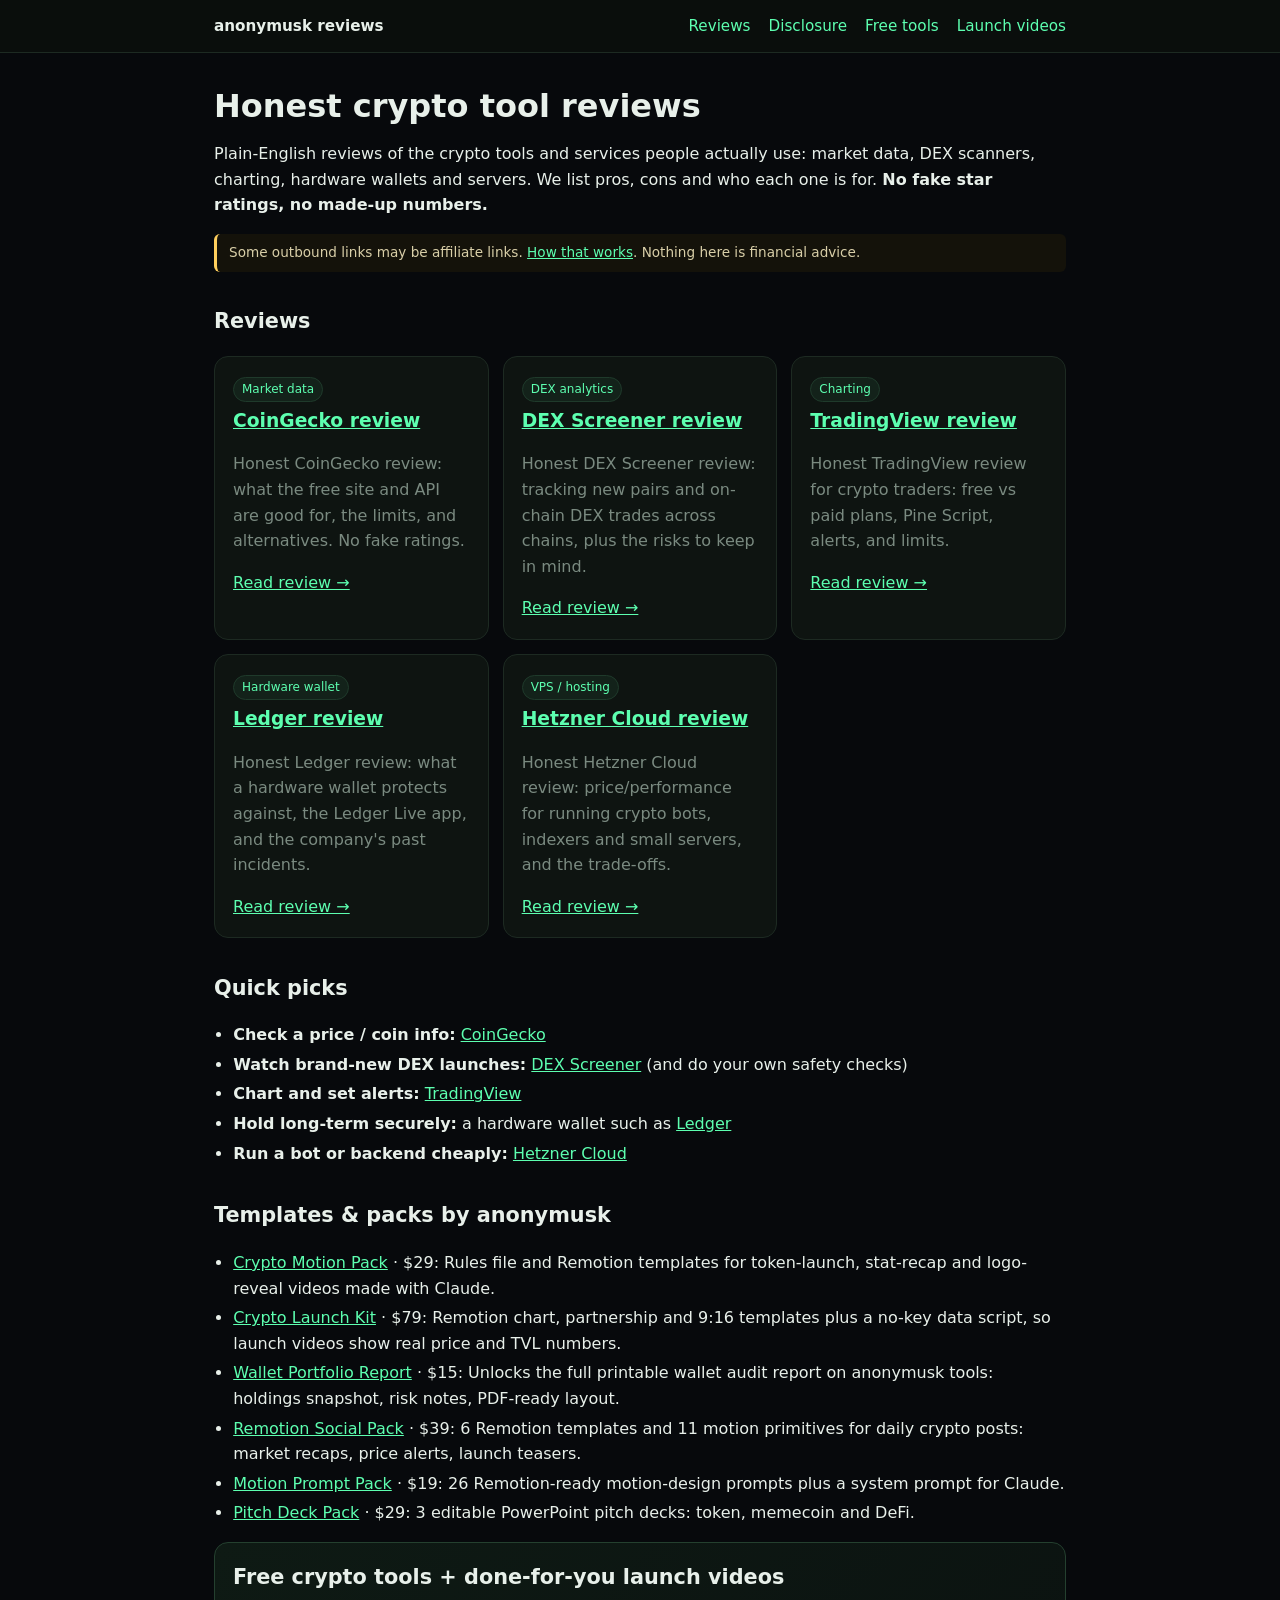
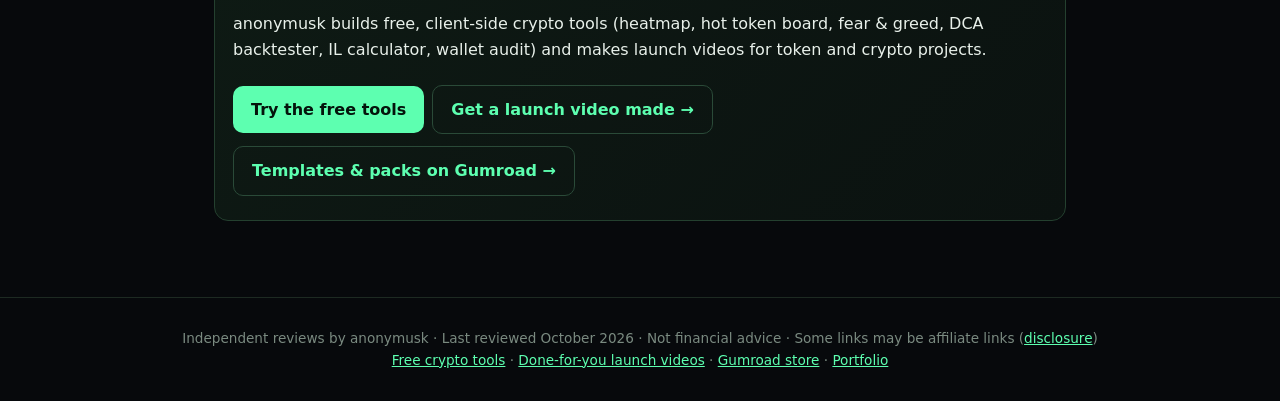
<file: index.html>
<!doctype html><html lang="en"><head><meta charset="utf-8"><meta name="viewport" content="width=device-width,initial-scale=1">
<title>Honest Crypto Tool Reviews (2026) | anonymusk</title><meta name="description" content="Honest, no-hype reviews of popular crypto tools: CoinGecko, DEX Screener, TradingView, Ledger and Hetzner Cloud. Pros, cons, who each is for."><link rel="canonical" href="https://anonymusk7.github.io/anonymusk-reviews/">
<link rel="icon" href="favicon.svg" type="image/svg+xml"><link rel="icon" href="favicon-32.png" sizes="32x32" type="image/png"><link rel="apple-touch-icon" href="apple-touch-icon.png">
<meta property="og:title" content="Honest Crypto Tool Reviews (2026) | anonymusk"><meta property="og:description" content="Honest, no-hype reviews of popular crypto tools: CoinGecko, DEX Screener, TradingView, Ledger and Hetzner Cloud. Pros, cons, who each is for."><meta property="og:type" content="website"><meta property="og:site_name" content="anonymusk reviews"><meta property="og:url" content="https://anonymusk7.github.io/anonymusk-reviews/">
<meta property="og:image" content="https://anonymusk7.github.io/anonymusk-reviews/og.png"><meta property="og:image:width" content="1200"><meta property="og:image:height" content="630"><meta property="og:image:type" content="image/png"><meta property="og:image:alt" content="anonymusk reviews: honest crypto tool reviews">
<meta name="twitter:card" content="summary_large_image"><meta name="twitter:title" content="Honest Crypto Tool Reviews (2026) | anonymusk"><meta name="twitter:description" content="Honest, no-hype reviews of popular crypto tools: CoinGecko, DEX Screener, TradingView, Ledger and Hetzner Cloud. Pros, cons, who each is for."><meta name="twitter:image" content="https://anonymusk7.github.io/anonymusk-reviews/og.png"><meta name="twitter:image:alt" content="anonymusk reviews: honest crypto tool reviews">
<link rel="stylesheet" href="style.css"><script src="affiliates.js" defer></script><script type="application/ld+json">{"@context": "https://schema.org", "@graph": [{"@type": "WebSite", "@id": "https://anonymusk7.github.io/anonymusk-reviews/#website", "url": "https://anonymusk7.github.io/anonymusk-reviews/", "name": "anonymusk reviews", "inLanguage": "en", "description": "Honest, no-hype reviews of popular crypto tools.", "publisher": {"@id": "https://anonymusk7.github.io/anonymusk-reviews/#org"}}, {"@type": "Organization", "@id": "https://anonymusk7.github.io/anonymusk-reviews/#org", "name": "anonymusk", "url": "https://anonymusk7.github.io/anonymusk-reviews/", "logo": {"@type": "ImageObject", "url": "https://anonymusk7.github.io/anonymusk-reviews/logo.png", "width": 512, "height": 512}, "sameAs": ["https://x.com/aloo51523593330", "https://github.com/anonymusk7"]}]}</script></head><body>
<a class="skip" href="#main">Skip to content</a>
<header class="top"><nav aria-label="Main"><a class="brand" href="./">anonymusk reviews</a><a href="./#reviews">Reviews</a><a href="disclosure.html">Disclosure</a><a href="https://anonymusk7.github.io/anonymusk-tools/">Free tools</a><a href="https://anonymusk7.github.io/anonymusk-tools/service.html">Launch videos</a></nav></header>
<main id="main"><h1>Honest crypto tool reviews</h1>
<p>Plain-English reviews of the crypto tools and services people actually use: market data, DEX scanners, charting, hardware wallets and servers. We list pros, cons and who each one is for. <b>No fake star ratings, no made-up numbers.</b></p>
<p class="disclose">Some outbound links may be affiliate links. <a href="disclosure.html">How that works</a>. Nothing here is financial advice.</p>
<h2 id="reviews">Reviews</h2><div class="grid"><div class="card"><span class="tag">Market data</span><h3><a href="coingecko.html">CoinGecko review</a></h3>
<p class="muted">Honest CoinGecko review: what the free site and API are good for, the limits, and alternatives. No fake ratings.</p><a href="coingecko.html" aria-label="Read the CoinGecko review">Read review →</a></div><div class="card"><span class="tag">DEX analytics</span><h3><a href="dexscreener.html">DEX Screener review</a></h3>
<p class="muted">Honest DEX Screener review: tracking new pairs and on-chain DEX trades across chains, plus the risks to keep in mind.</p><a href="dexscreener.html" aria-label="Read the DEX Screener review">Read review →</a></div><div class="card"><span class="tag">Charting</span><h3><a href="tradingview.html">TradingView review</a></h3>
<p class="muted">Honest TradingView review for crypto traders: free vs paid plans, Pine Script, alerts, and limits.</p><a href="tradingview.html" aria-label="Read the TradingView review">Read review →</a></div><div class="card"><span class="tag">Hardware wallet</span><h3><a href="ledger.html">Ledger review</a></h3>
<p class="muted">Honest Ledger review: what a hardware wallet protects against, the Ledger Live app, and the company&#x27;s past incidents.</p><a href="ledger.html" aria-label="Read the Ledger review">Read review →</a></div><div class="card"><span class="tag">VPS / hosting</span><h3><a href="hetzner.html">Hetzner Cloud review</a></h3>
<p class="muted">Honest Hetzner Cloud review: price/performance for running crypto bots, indexers and small servers, and the trade-offs.</p><a href="hetzner.html" aria-label="Read the Hetzner Cloud review">Read review →</a></div></div>
<h2>Quick picks</h2><ul>
<li><b>Check a price / coin info:</b> <a href="coingecko.html">CoinGecko</a></li>
<li><b>Watch brand-new DEX launches:</b> <a href="dexscreener.html">DEX Screener</a> (and do your own safety checks)</li>
<li><b>Chart and set alerts:</b> <a href="tradingview.html">TradingView</a></li>
<li><b>Hold long-term securely:</b> a hardware wallet such as <a href="ledger.html">Ledger</a></li>
<li><b>Run a bot or backend cheaply:</b> <a href="hetzner.html">Hetzner Cloud</a></li></ul>
<h2>Templates &amp; packs by anonymusk</h2><ul><li><a href="https://anonymusk.gumroad.com/l/sztuha">Crypto Motion Pack</a> · $29: Rules file and Remotion templates for token-launch, stat-recap and logo-reveal videos made with Claude.</li><li><a href="https://anonymusk.gumroad.com/l/ksgvlu">Crypto Launch Kit</a> · $79: Remotion chart, partnership and 9:16 templates plus a no-key data script, so launch videos show real price and TVL numbers.</li><li><a href="https://anonymusk.gumroad.com/l/ubplh">Wallet Portfolio Report</a> · $15: Unlocks the full printable wallet audit report on anonymusk tools: holdings snapshot, risk notes, PDF-ready layout.</li><li><a href="https://anonymusk.gumroad.com/l/jwpkty">Remotion Social Pack</a> · $39: 6 Remotion templates and 11 motion primitives for daily crypto posts: market recaps, price alerts, launch teasers.</li><li><a href="https://anonymusk.gumroad.com/l/skkpvd">Motion Prompt Pack</a> · $19: 26 Remotion-ready motion-design prompts plus a system prompt for Claude.</li><li><a href="https://anonymusk.gumroad.com/l/vmpnxc">Pitch Deck Pack</a> · $29: 3 editable PowerPoint pitch decks: token, memecoin and DeFi.</li></ul>
<div class="card cta"><h2>Free crypto tools + done-for-you launch videos</h2>
<p>anonymusk builds free, client-side crypto tools (heatmap, hot token board, fear &amp; greed, DCA backtester, IL calculator, wallet audit) and makes launch videos for token and crypto projects.</p>
<a class="btn" href="https://anonymusk7.github.io/anonymusk-tools/">Try the free tools</a><a class="btn alt" href="https://anonymusk7.github.io/anonymusk-tools/service.html">Get a launch video made →</a><a class="btn alt" href="https://anonymusk.gumroad.com/">Templates &amp; packs on Gumroad →</a></div></main>
<footer>Independent reviews by anonymusk · Last reviewed October 2026 · Not financial advice · Some links may be affiliate links (<a href="disclosure.html">disclosure</a>)<br>
<a href="https://anonymusk7.github.io/anonymusk-tools/">Free crypto tools</a> · <a href="https://anonymusk7.github.io/anonymusk-tools/service.html">Done-for-you launch videos</a> · <a href="https://anonymusk.gumroad.com/">Gumroad store</a> · <a href="https://anonymusk7.github.io/anonymusk/">Portfolio</a></footer></body></html>
</file>
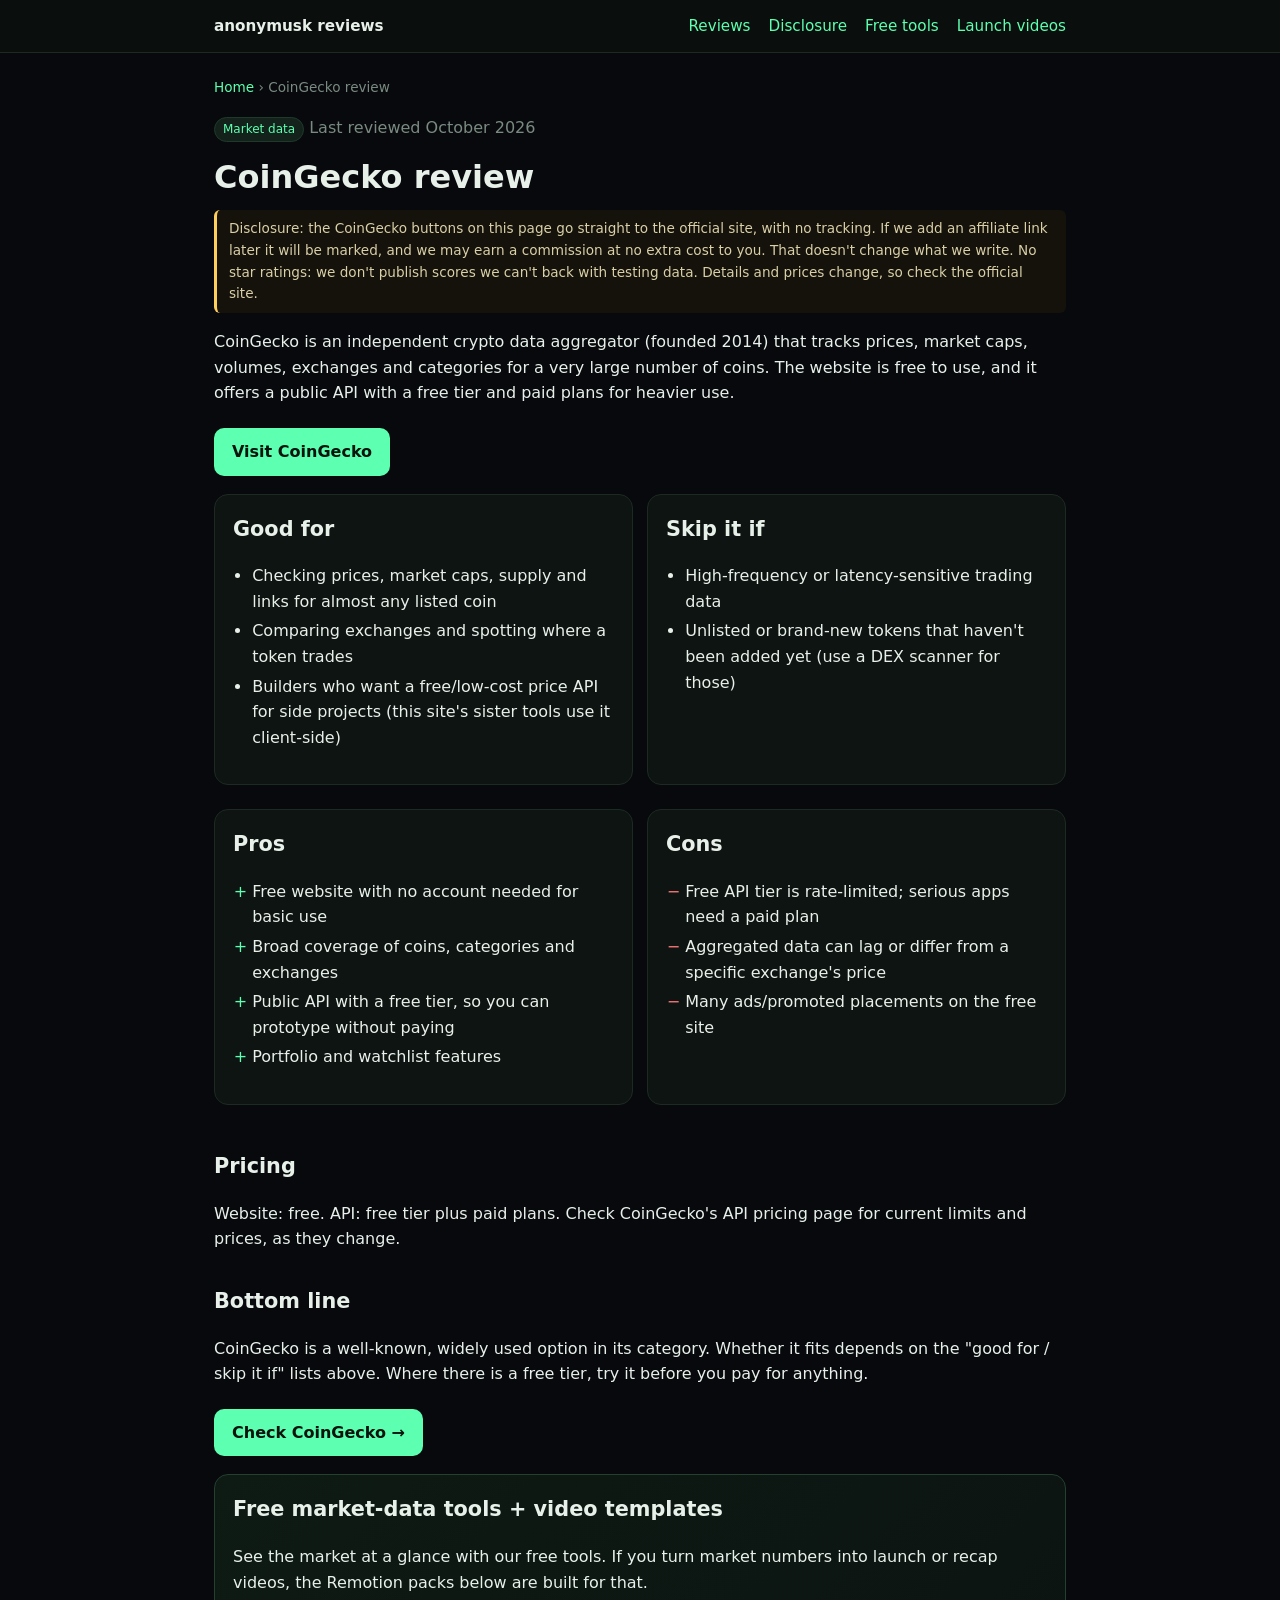
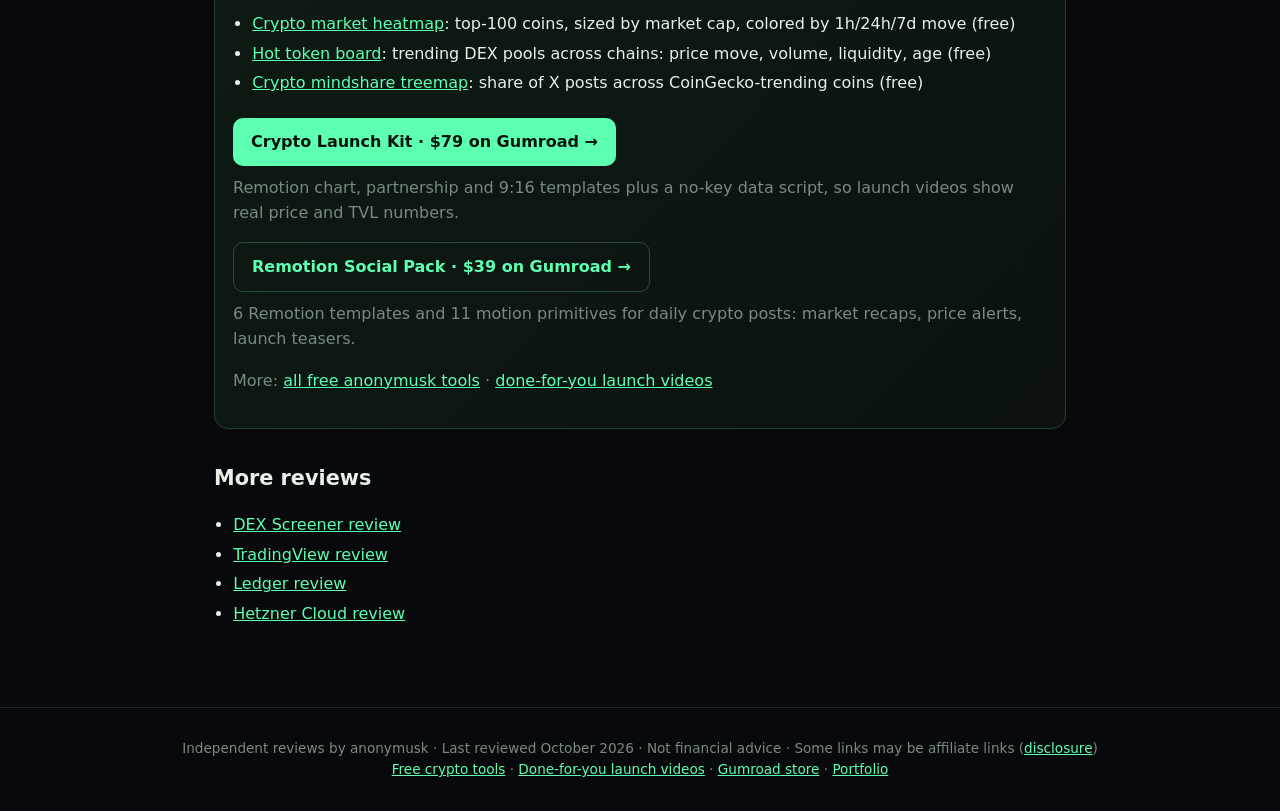
<file: coingecko.html>
<!doctype html><html lang="en"><head><meta charset="utf-8"><meta name="viewport" content="width=device-width,initial-scale=1">
<title>CoinGecko Review (2026): Free Crypto Price Data &amp; API — Who It&#x27;s For</title><meta name="description" content="Honest CoinGecko review: what the free site and API are good for, the limits, and alternatives. No fake ratings."><link rel="canonical" href="https://anonymusk7.github.io/anonymusk-reviews/coingecko.html">
<link rel="icon" href="favicon.svg" type="image/svg+xml"><link rel="icon" href="favicon-32.png" sizes="32x32" type="image/png"><link rel="apple-touch-icon" href="apple-touch-icon.png">
<meta property="og:title" content="CoinGecko Review (2026): Free Crypto Price Data &amp; API — Who It&#x27;s For"><meta property="og:description" content="Honest CoinGecko review: what the free site and API are good for, the limits, and alternatives. No fake ratings."><meta property="og:type" content="article"><meta property="og:site_name" content="anonymusk reviews"><meta property="og:url" content="https://anonymusk7.github.io/anonymusk-reviews/coingecko.html">
<meta property="og:image" content="https://anonymusk7.github.io/anonymusk-reviews/og-coingecko.png"><meta property="og:image:width" content="1200"><meta property="og:image:height" content="630"><meta property="og:image:type" content="image/png"><meta property="og:image:alt" content="CoinGecko review on anonymusk reviews"><meta property="article:published_time" content="2026-10-17"><meta property="article:modified_time" content="2026-10-17">
<meta name="twitter:card" content="summary_large_image"><meta name="twitter:title" content="CoinGecko Review (2026): Free Crypto Price Data &amp; API — Who It&#x27;s For"><meta name="twitter:description" content="Honest CoinGecko review: what the free site and API are good for, the limits, and alternatives. No fake ratings."><meta name="twitter:image" content="https://anonymusk7.github.io/anonymusk-reviews/og-coingecko.png"><meta name="twitter:image:alt" content="CoinGecko review on anonymusk reviews">
<link rel="stylesheet" href="style.css"><script src="affiliates.js" defer></script><script type="application/ld+json">{"@context": "https://schema.org", "@graph": [{"@type": "Article", "@id": "https://anonymusk7.github.io/anonymusk-reviews/coingecko.html#article", "headline": "CoinGecko Review (2026): Free Crypto Price Data & API — Who It's For", "description": "Honest CoinGecko review: what the free site and API are good for, the limits, and alternatives. No fake ratings.", "image": {"@type": "ImageObject", "url": "https://anonymusk7.github.io/anonymusk-reviews/og-coingecko.png", "width": 1200, "height": 630}, "datePublished": "2026-10-17", "dateModified": "2026-10-17", "author": {"@type": "Organization", "name": "anonymusk", "url": "https://anonymusk7.github.io/anonymusk-reviews/"}, "publisher": {"@type": "Organization", "@id": "https://anonymusk7.github.io/anonymusk-reviews/#org", "name": "anonymusk", "url": "https://anonymusk7.github.io/anonymusk-reviews/", "logo": {"@type": "ImageObject", "url": "https://anonymusk7.github.io/anonymusk-reviews/logo.png", "width": 512, "height": 512}, "sameAs": ["https://x.com/aloo51523593330", "https://github.com/anonymusk7"]}, "mainEntityOfPage": {"@type": "WebPage", "@id": "https://anonymusk7.github.io/anonymusk-reviews/coingecko.html"}, "about": {"@type": "SoftwareApplication", "name": "CoinGecko", "url": "https://www.coingecko.com/"}, "inLanguage": "en"}, {"@type": "BreadcrumbList", "itemListElement": [{"@type": "ListItem", "position": 1, "name": "Home", "item": "https://anonymusk7.github.io/anonymusk-reviews/"}, {"@type": "ListItem", "position": 2, "name": "CoinGecko review", "item": "https://anonymusk7.github.io/anonymusk-reviews/coingecko.html"}]}]}</script></head><body>
<a class="skip" href="#main">Skip to content</a>
<header class="top"><nav aria-label="Main"><a class="brand" href="./">anonymusk reviews</a><a href="./#reviews">Reviews</a><a href="disclosure.html">Disclosure</a><a href="https://anonymusk7.github.io/anonymusk-tools/">Free tools</a><a href="https://anonymusk7.github.io/anonymusk-tools/service.html">Launch videos</a></nav></header>
<main id="main"><nav class="crumbs" aria-label="Breadcrumb"><a href="./">Home</a> › <span aria-current="page">CoinGecko review</span></nav>
<p><span class="tag">Market data</span> <span class="muted">Last reviewed October 2026</span></p>
<h1>CoinGecko review</h1>
<p class="disclose">Disclosure: the CoinGecko buttons on this page go straight to the official site, with no tracking. If we add an affiliate link later it will be marked, and we may earn a commission at no extra cost to you. That doesn't change what we write. No star ratings: we don't publish scores we can't back with testing data. Details and prices change, so check the official site.</p>
<p>CoinGecko is an independent crypto data aggregator (founded 2014) that tracks prices, market caps, volumes, exchanges and categories for a very large number of coins. The website is free to use, and it offers a public API with a free tier and paid plans for heavier use.</p><a class="btn" data-aff="coingecko" href="https://www.coingecko.com/" rel="noopener" target="_blank">Visit CoinGecko<span class="sr-only"> (opens in new tab)</span></a>
<div class="cols"><div class="card"><h2>Good for</h2><ul><li>Checking prices, market caps, supply and links for almost any listed coin</li><li>Comparing exchanges and spotting where a token trades</li><li>Builders who want a free/low-cost price API for side projects (this site&#x27;s sister tools use it client-side)</li></ul></div>
<div class="card"><h2>Skip it if</h2><ul><li>High-frequency or latency-sensitive trading data</li><li>Unlisted or brand-new tokens that haven&#x27;t been added yet (use a DEX scanner for those)</li></ul></div></div>
<div class="cols"><div class="card pro"><h2>Pros</h2><ul><li>Free website with no account needed for basic use</li><li>Broad coverage of coins, categories and exchanges</li><li>Public API with a free tier, so you can prototype without paying</li><li>Portfolio and watchlist features</li></ul></div>
<div class="card con"><h2>Cons</h2><ul><li>Free API tier is rate-limited; serious apps need a paid plan</li><li>Aggregated data can lag or differ from a specific exchange&#x27;s price</li><li>Many ads/promoted placements on the free site</li></ul></div></div>
<h2>Pricing</h2><p>Website: free. API: free tier plus paid plans. Check CoinGecko&#x27;s API pricing page for current limits and prices, as they change.</p>
<h2>Bottom line</h2><p>CoinGecko is a well-known, widely used option in its category. Whether it fits depends on the "good for / skip it if" lists above. Where there is a free tier, try it before you pay for anything.</p>
<a class="btn" data-aff="coingecko" href="https://www.coingecko.com/" rel="noopener" target="_blank">Check CoinGecko →<span class="sr-only"> (opens in new tab)</span></a>
<div class="card cta"><h2>Free market-data tools + video templates</h2><p>See the market at a glance with our free tools. If you turn market numbers into launch or recap videos, the Remotion packs below are built for that.</p>
<ul><li><a href="https://anonymusk7.github.io/anonymusk-tools/crypto-heatmap.html">Crypto market heatmap</a>: top-100 coins, sized by market cap, colored by 1h/24h/7d move (free)</li><li><a href="https://anonymusk7.github.io/anonymusk-tools/trending.html">Hot token board</a>: trending DEX pools across chains: price move, volume, liquidity, age (free)</li><li><a href="https://anonymusk7.github.io/anonymusk-tools/mindshare.html">Crypto mindshare treemap</a>: share of X posts across CoinGecko-trending coins (free)</li></ul><div class="prod"><a class="btn" href="https://anonymusk.gumroad.com/l/ksgvlu">Crypto Launch Kit · $79 on Gumroad →</a><p class="muted">Remotion chart, partnership and 9:16 templates plus a no-key data script, so launch videos show real price and TVL numbers.</p></div><div class="prod"><a class="btn alt" href="https://anonymusk.gumroad.com/l/jwpkty">Remotion Social Pack · $39 on Gumroad →</a><p class="muted">6 Remotion templates and 11 motion primitives for daily crypto posts: market recaps, price alerts, launch teasers.</p></div>
<p class="muted">More: <a href="https://anonymusk7.github.io/anonymusk-tools/">all free anonymusk tools</a> · <a href="https://anonymusk7.github.io/anonymusk-tools/service.html">done-for-you launch videos</a></p></div><h2>More reviews</h2><ul><li><a href="dexscreener.html">DEX Screener review</a></li><li><a href="tradingview.html">TradingView review</a></li><li><a href="ledger.html">Ledger review</a></li><li><a href="hetzner.html">Hetzner Cloud review</a></li></ul></main>
<footer>Independent reviews by anonymusk · Last reviewed October 2026 · Not financial advice · Some links may be affiliate links (<a href="disclosure.html">disclosure</a>)<br>
<a href="https://anonymusk7.github.io/anonymusk-tools/">Free crypto tools</a> · <a href="https://anonymusk7.github.io/anonymusk-tools/service.html">Done-for-you launch videos</a> · <a href="https://anonymusk.gumroad.com/">Gumroad store</a> · <a href="https://anonymusk7.github.io/anonymusk/">Portfolio</a></footer></body></html>
</file>
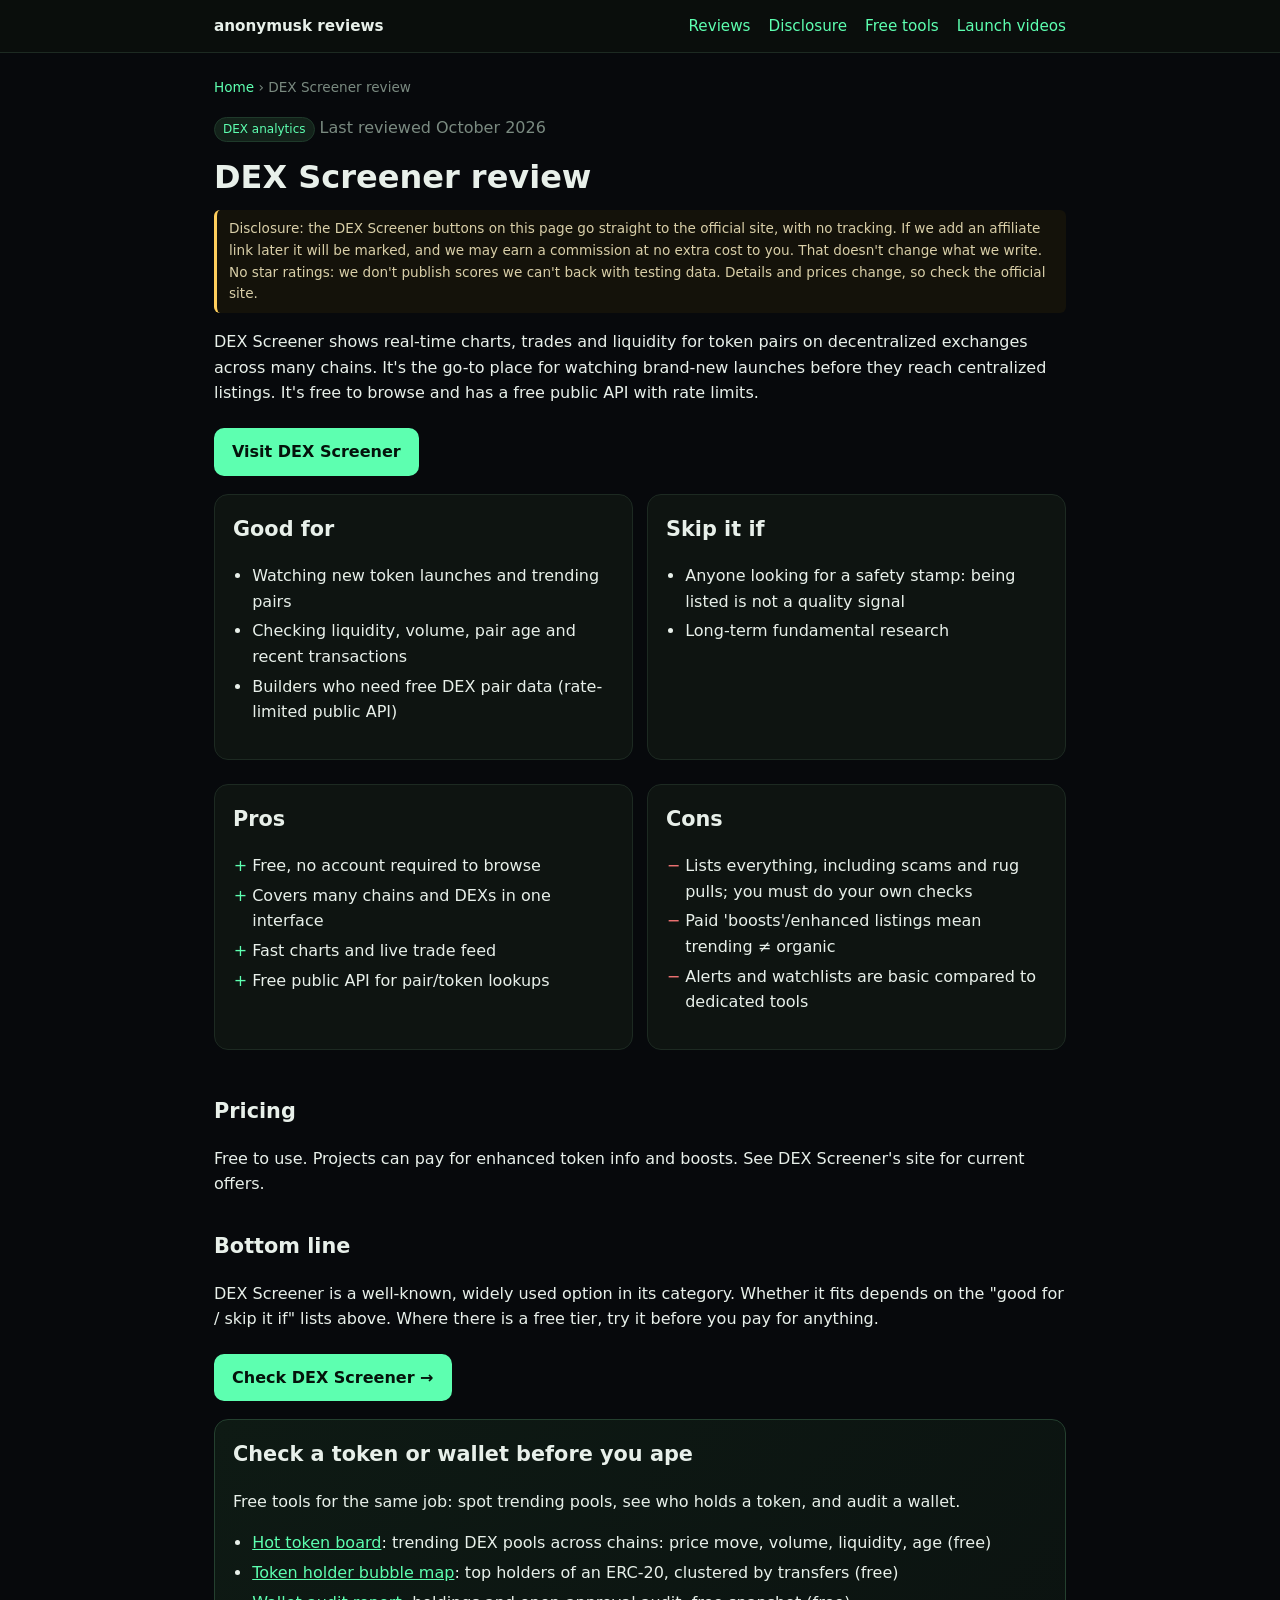
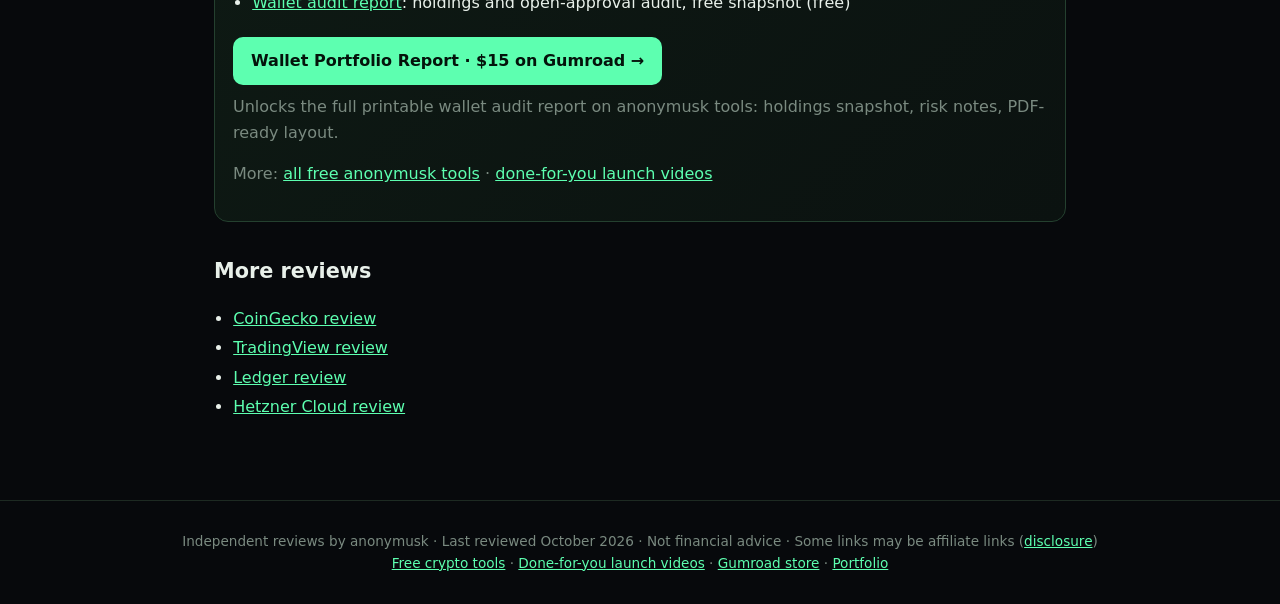
<file: dexscreener.html>
<!doctype html><html lang="en"><head><meta charset="utf-8"><meta name="viewport" content="width=device-width,initial-scale=1">
<title>DEX Screener Review (2026): Real-Time DEX Charts for New Tokens</title><meta name="description" content="Honest DEX Screener review: tracking new pairs and on-chain DEX trades across chains, plus the risks to keep in mind."><link rel="canonical" href="https://anonymusk7.github.io/anonymusk-reviews/dexscreener.html">
<link rel="icon" href="favicon.svg" type="image/svg+xml"><link rel="icon" href="favicon-32.png" sizes="32x32" type="image/png"><link rel="apple-touch-icon" href="apple-touch-icon.png">
<meta property="og:title" content="DEX Screener Review (2026): Real-Time DEX Charts for New Tokens"><meta property="og:description" content="Honest DEX Screener review: tracking new pairs and on-chain DEX trades across chains, plus the risks to keep in mind."><meta property="og:type" content="article"><meta property="og:site_name" content="anonymusk reviews"><meta property="og:url" content="https://anonymusk7.github.io/anonymusk-reviews/dexscreener.html">
<meta property="og:image" content="https://anonymusk7.github.io/anonymusk-reviews/og-dexscreener.png"><meta property="og:image:width" content="1200"><meta property="og:image:height" content="630"><meta property="og:image:type" content="image/png"><meta property="og:image:alt" content="DEX Screener review on anonymusk reviews"><meta property="article:published_time" content="2026-10-17"><meta property="article:modified_time" content="2026-10-17">
<meta name="twitter:card" content="summary_large_image"><meta name="twitter:title" content="DEX Screener Review (2026): Real-Time DEX Charts for New Tokens"><meta name="twitter:description" content="Honest DEX Screener review: tracking new pairs and on-chain DEX trades across chains, plus the risks to keep in mind."><meta name="twitter:image" content="https://anonymusk7.github.io/anonymusk-reviews/og-dexscreener.png"><meta name="twitter:image:alt" content="DEX Screener review on anonymusk reviews">
<link rel="stylesheet" href="style.css"><script src="affiliates.js" defer></script><script type="application/ld+json">{"@context": "https://schema.org", "@graph": [{"@type": "Article", "@id": "https://anonymusk7.github.io/anonymusk-reviews/dexscreener.html#article", "headline": "DEX Screener Review (2026): Real-Time DEX Charts for New Tokens", "description": "Honest DEX Screener review: tracking new pairs and on-chain DEX trades across chains, plus the risks to keep in mind.", "image": {"@type": "ImageObject", "url": "https://anonymusk7.github.io/anonymusk-reviews/og-dexscreener.png", "width": 1200, "height": 630}, "datePublished": "2026-10-17", "dateModified": "2026-10-17", "author": {"@type": "Organization", "name": "anonymusk", "url": "https://anonymusk7.github.io/anonymusk-reviews/"}, "publisher": {"@type": "Organization", "@id": "https://anonymusk7.github.io/anonymusk-reviews/#org", "name": "anonymusk", "url": "https://anonymusk7.github.io/anonymusk-reviews/", "logo": {"@type": "ImageObject", "url": "https://anonymusk7.github.io/anonymusk-reviews/logo.png", "width": 512, "height": 512}, "sameAs": ["https://x.com/aloo51523593330", "https://github.com/anonymusk7"]}, "mainEntityOfPage": {"@type": "WebPage", "@id": "https://anonymusk7.github.io/anonymusk-reviews/dexscreener.html"}, "about": {"@type": "SoftwareApplication", "name": "DEX Screener", "url": "https://dexscreener.com/"}, "inLanguage": "en"}, {"@type": "BreadcrumbList", "itemListElement": [{"@type": "ListItem", "position": 1, "name": "Home", "item": "https://anonymusk7.github.io/anonymusk-reviews/"}, {"@type": "ListItem", "position": 2, "name": "DEX Screener review", "item": "https://anonymusk7.github.io/anonymusk-reviews/dexscreener.html"}]}]}</script></head><body>
<a class="skip" href="#main">Skip to content</a>
<header class="top"><nav aria-label="Main"><a class="brand" href="./">anonymusk reviews</a><a href="./#reviews">Reviews</a><a href="disclosure.html">Disclosure</a><a href="https://anonymusk7.github.io/anonymusk-tools/">Free tools</a><a href="https://anonymusk7.github.io/anonymusk-tools/service.html">Launch videos</a></nav></header>
<main id="main"><nav class="crumbs" aria-label="Breadcrumb"><a href="./">Home</a> › <span aria-current="page">DEX Screener review</span></nav>
<p><span class="tag">DEX analytics</span> <span class="muted">Last reviewed October 2026</span></p>
<h1>DEX Screener review</h1>
<p class="disclose">Disclosure: the DEX Screener buttons on this page go straight to the official site, with no tracking. If we add an affiliate link later it will be marked, and we may earn a commission at no extra cost to you. That doesn't change what we write. No star ratings: we don't publish scores we can't back with testing data. Details and prices change, so check the official site.</p>
<p>DEX Screener shows real-time charts, trades and liquidity for token pairs on decentralized exchanges across many chains. It&#x27;s the go-to place for watching brand-new launches before they reach centralized listings. It&#x27;s free to browse and has a free public API with rate limits.</p><a class="btn" data-aff="dexscreener" href="https://dexscreener.com/" rel="noopener" target="_blank">Visit DEX Screener<span class="sr-only"> (opens in new tab)</span></a>
<div class="cols"><div class="card"><h2>Good for</h2><ul><li>Watching new token launches and trending pairs</li><li>Checking liquidity, volume, pair age and recent transactions</li><li>Builders who need free DEX pair data (rate-limited public API)</li></ul></div>
<div class="card"><h2>Skip it if</h2><ul><li>Anyone looking for a safety stamp: being listed is not a quality signal</li><li>Long-term fundamental research</li></ul></div></div>
<div class="cols"><div class="card pro"><h2>Pros</h2><ul><li>Free, no account required to browse</li><li>Covers many chains and DEXs in one interface</li><li>Fast charts and live trade feed</li><li>Free public API for pair/token lookups</li></ul></div>
<div class="card con"><h2>Cons</h2><ul><li>Lists everything, including scams and rug pulls; you must do your own checks</li><li>Paid &#x27;boosts&#x27;/enhanced listings mean trending ≠ organic</li><li>Alerts and watchlists are basic compared to dedicated tools</li></ul></div></div>
<h2>Pricing</h2><p>Free to use. Projects can pay for enhanced token info and boosts. See DEX Screener&#x27;s site for current offers.</p>
<h2>Bottom line</h2><p>DEX Screener is a well-known, widely used option in its category. Whether it fits depends on the "good for / skip it if" lists above. Where there is a free tier, try it before you pay for anything.</p>
<a class="btn" data-aff="dexscreener" href="https://dexscreener.com/" rel="noopener" target="_blank">Check DEX Screener →<span class="sr-only"> (opens in new tab)</span></a>
<div class="card cta"><h2>Check a token or wallet before you ape</h2><p>Free tools for the same job: spot trending pools, see who holds a token, and audit a wallet.</p>
<ul><li><a href="https://anonymusk7.github.io/anonymusk-tools/trending.html">Hot token board</a>: trending DEX pools across chains: price move, volume, liquidity, age (free)</li><li><a href="https://anonymusk7.github.io/anonymusk-tools/holder-map.html">Token holder bubble map</a>: top holders of an ERC-20, clustered by transfers (free)</li><li><a href="https://anonymusk7.github.io/anonymusk-tools/report.html">Wallet audit report</a>: holdings and open-approval audit, free snapshot (free)</li></ul><div class="prod"><a class="btn" href="https://anonymusk.gumroad.com/l/ubplh">Wallet Portfolio Report · $15 on Gumroad →</a><p class="muted">Unlocks the full printable wallet audit report on anonymusk tools: holdings snapshot, risk notes, PDF-ready layout.</p></div>
<p class="muted">More: <a href="https://anonymusk7.github.io/anonymusk-tools/">all free anonymusk tools</a> · <a href="https://anonymusk7.github.io/anonymusk-tools/service.html">done-for-you launch videos</a></p></div><h2>More reviews</h2><ul><li><a href="coingecko.html">CoinGecko review</a></li><li><a href="tradingview.html">TradingView review</a></li><li><a href="ledger.html">Ledger review</a></li><li><a href="hetzner.html">Hetzner Cloud review</a></li></ul></main>
<footer>Independent reviews by anonymusk · Last reviewed October 2026 · Not financial advice · Some links may be affiliate links (<a href="disclosure.html">disclosure</a>)<br>
<a href="https://anonymusk7.github.io/anonymusk-tools/">Free crypto tools</a> · <a href="https://anonymusk7.github.io/anonymusk-tools/service.html">Done-for-you launch videos</a> · <a href="https://anonymusk.gumroad.com/">Gumroad store</a> · <a href="https://anonymusk7.github.io/anonymusk/">Portfolio</a></footer></body></html>
</file>
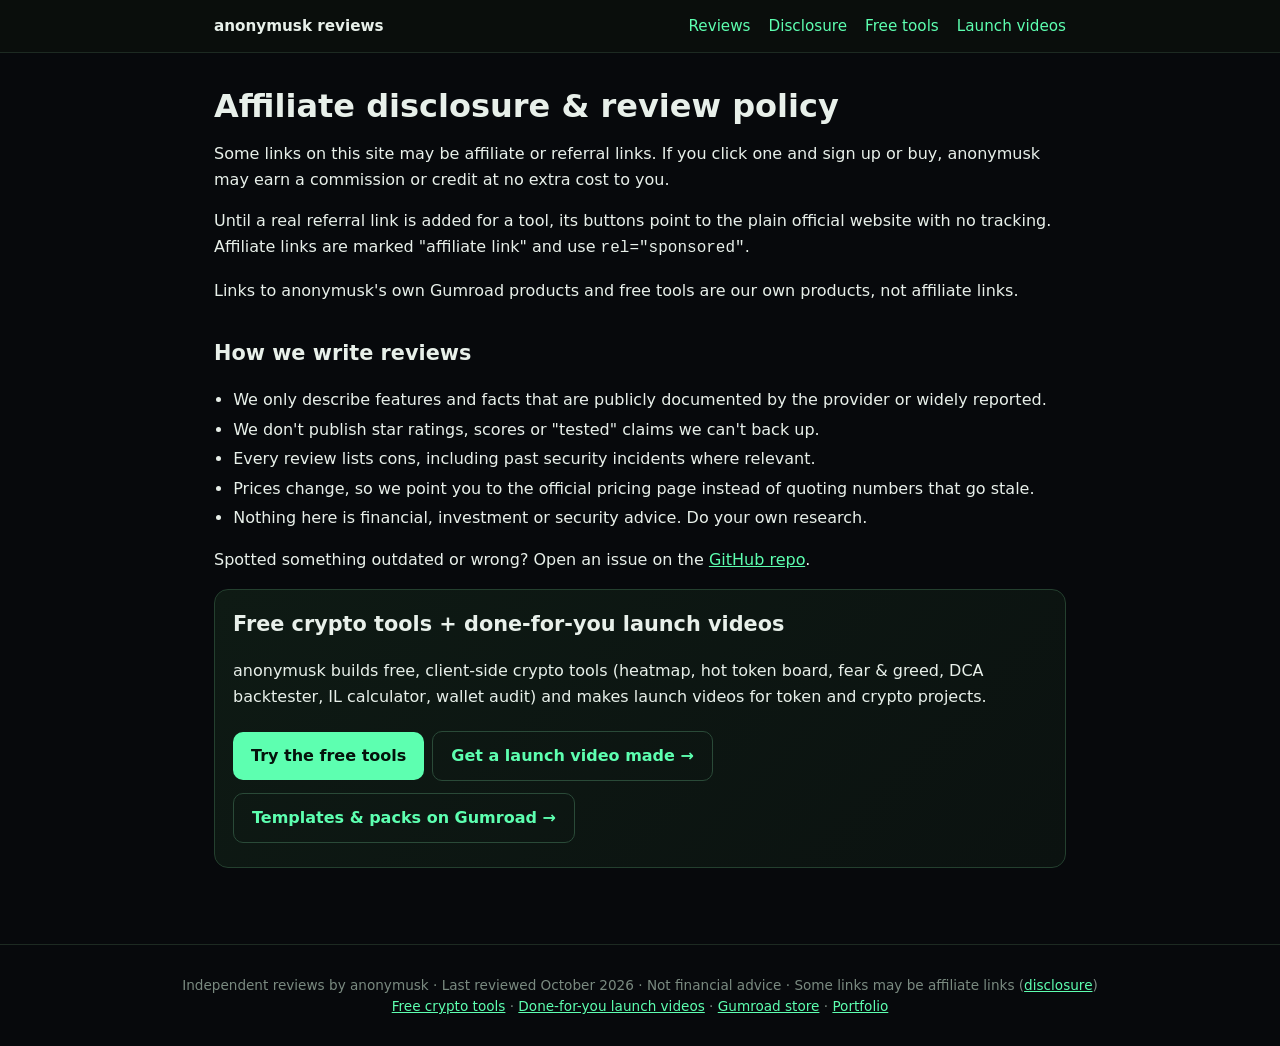
<file: disclosure.html>
<!doctype html><html lang="en"><head><meta charset="utf-8"><meta name="viewport" content="width=device-width,initial-scale=1">
<title>Affiliate Disclosure &amp; Review Policy | anonymusk reviews</title><meta name="description" content="How anonymusk reviews are written and how affiliate links work."><link rel="canonical" href="https://anonymusk7.github.io/anonymusk-reviews/disclosure.html">
<link rel="icon" href="favicon.svg" type="image/svg+xml"><link rel="icon" href="favicon-32.png" sizes="32x32" type="image/png"><link rel="apple-touch-icon" href="apple-touch-icon.png">
<meta property="og:title" content="Affiliate Disclosure &amp; Review Policy | anonymusk reviews"><meta property="og:description" content="How anonymusk reviews are written and how affiliate links work."><meta property="og:type" content="website"><meta property="og:site_name" content="anonymusk reviews"><meta property="og:url" content="https://anonymusk7.github.io/anonymusk-reviews/disclosure.html">
<meta property="og:image" content="https://anonymusk7.github.io/anonymusk-reviews/og.png"><meta property="og:image:width" content="1200"><meta property="og:image:height" content="630"><meta property="og:image:type" content="image/png"><meta property="og:image:alt" content="anonymusk reviews: honest crypto tool reviews">
<meta name="twitter:card" content="summary_large_image"><meta name="twitter:title" content="Affiliate Disclosure &amp; Review Policy | anonymusk reviews"><meta name="twitter:description" content="How anonymusk reviews are written and how affiliate links work."><meta name="twitter:image" content="https://anonymusk7.github.io/anonymusk-reviews/og.png"><meta name="twitter:image:alt" content="anonymusk reviews: honest crypto tool reviews">
<link rel="stylesheet" href="style.css"><script src="affiliates.js" defer></script></head><body>
<a class="skip" href="#main">Skip to content</a>
<header class="top"><nav aria-label="Main"><a class="brand" href="./">anonymusk reviews</a><a href="./#reviews">Reviews</a><a href="disclosure.html">Disclosure</a><a href="https://anonymusk7.github.io/anonymusk-tools/">Free tools</a><a href="https://anonymusk7.github.io/anonymusk-tools/service.html">Launch videos</a></nav></header>
<main id="main"><h1>Affiliate disclosure &amp; review policy</h1>
<p>Some links on this site may be affiliate or referral links. If you click one and sign up or buy, anonymusk may earn a commission or credit at no extra cost to you.</p>
<p>Until a real referral link is added for a tool, its buttons point to the plain official website with no tracking. Affiliate links are marked "affiliate link" and use <code>rel="sponsored"</code>.</p>
<p>Links to anonymusk's own Gumroad products and free tools are our own products, not affiliate links.</p>
<h2>How we write reviews</h2><ul><li>We only describe features and facts that are publicly documented by the provider or widely reported.</li>
<li>We don't publish star ratings, scores or "tested" claims we can't back up.</li><li>Every review lists cons, including past security incidents where relevant.</li>
<li>Prices change, so we point you to the official pricing page instead of quoting numbers that go stale.</li><li>Nothing here is financial, investment or security advice. Do your own research.</li></ul>
<p>Spotted something outdated or wrong? Open an issue on the <a href="https://github.com/anonymusk7/anonymusk-reviews">GitHub repo</a>.</p><div class="card cta"><h2>Free crypto tools + done-for-you launch videos</h2>
<p>anonymusk builds free, client-side crypto tools (heatmap, hot token board, fear &amp; greed, DCA backtester, IL calculator, wallet audit) and makes launch videos for token and crypto projects.</p>
<a class="btn" href="https://anonymusk7.github.io/anonymusk-tools/">Try the free tools</a><a class="btn alt" href="https://anonymusk7.github.io/anonymusk-tools/service.html">Get a launch video made →</a><a class="btn alt" href="https://anonymusk.gumroad.com/">Templates &amp; packs on Gumroad →</a></div></main>
<footer>Independent reviews by anonymusk · Last reviewed October 2026 · Not financial advice · Some links may be affiliate links (<a href="disclosure.html">disclosure</a>)<br>
<a href="https://anonymusk7.github.io/anonymusk-tools/">Free crypto tools</a> · <a href="https://anonymusk7.github.io/anonymusk-tools/service.html">Done-for-you launch videos</a> · <a href="https://anonymusk.gumroad.com/">Gumroad store</a> · <a href="https://anonymusk7.github.io/anonymusk/">Portfolio</a></footer></body></html>
</file>
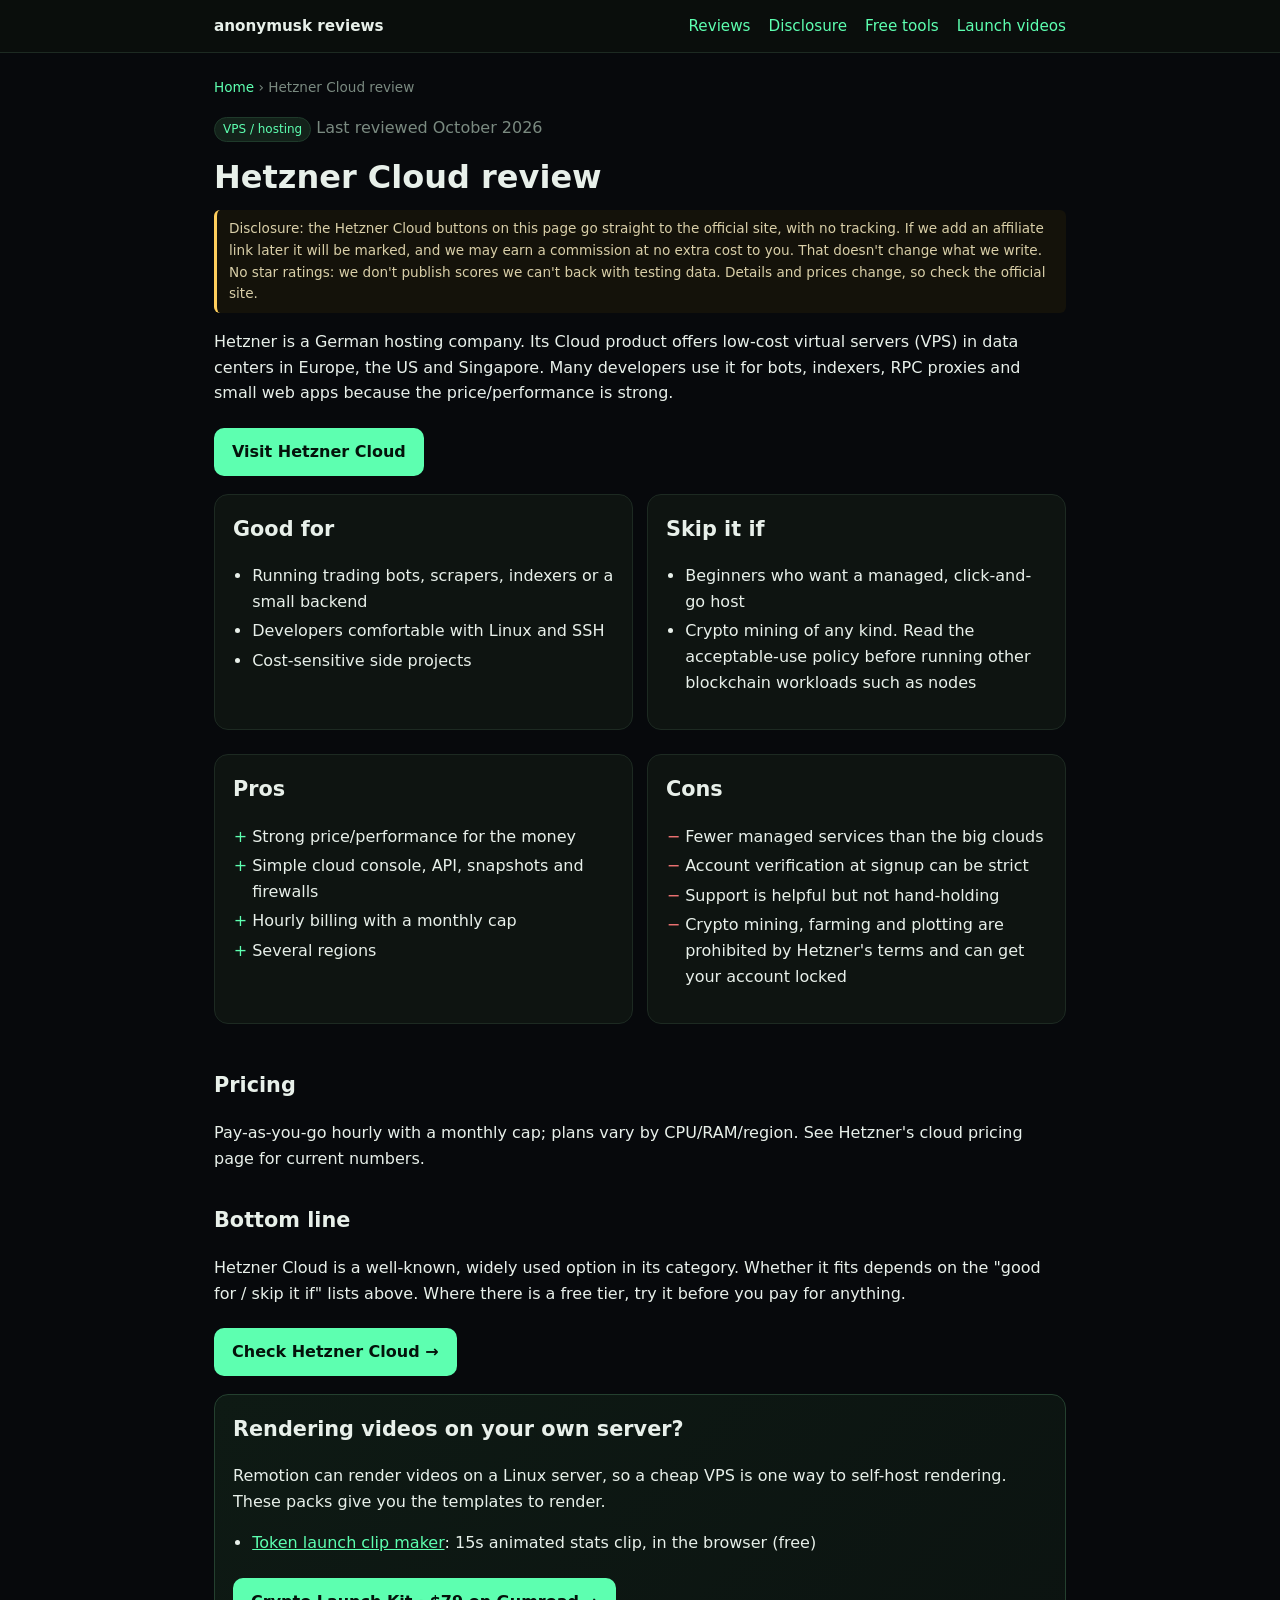
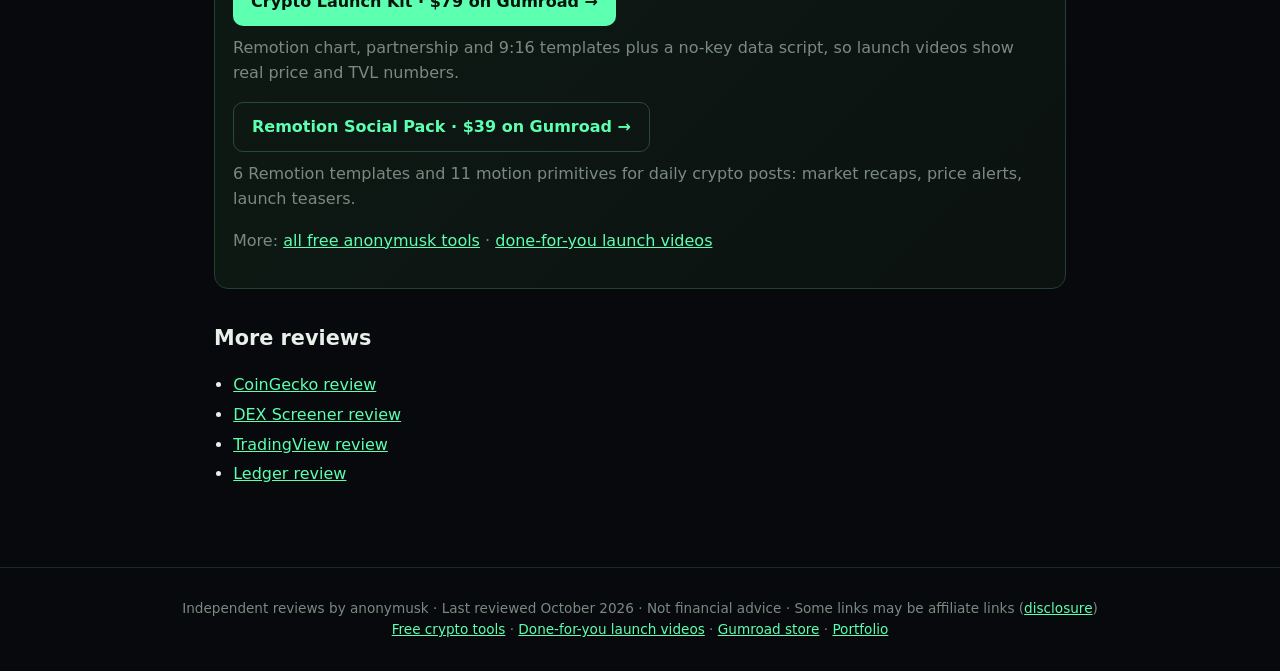
<file: hetzner.html>
<!doctype html><html lang="en"><head><meta charset="utf-8"><meta name="viewport" content="width=device-width,initial-scale=1">
<title>Hetzner Cloud Review (2026): Cheap VPS for Bots, Nodes &amp; Side Projects</title><meta name="description" content="Honest Hetzner Cloud review: price/performance for running crypto bots, indexers and small servers, and the trade-offs."><link rel="canonical" href="https://anonymusk7.github.io/anonymusk-reviews/hetzner.html">
<link rel="icon" href="favicon.svg" type="image/svg+xml"><link rel="icon" href="favicon-32.png" sizes="32x32" type="image/png"><link rel="apple-touch-icon" href="apple-touch-icon.png">
<meta property="og:title" content="Hetzner Cloud Review (2026): Cheap VPS for Bots, Nodes &amp; Side Projects"><meta property="og:description" content="Honest Hetzner Cloud review: price/performance for running crypto bots, indexers and small servers, and the trade-offs."><meta property="og:type" content="article"><meta property="og:site_name" content="anonymusk reviews"><meta property="og:url" content="https://anonymusk7.github.io/anonymusk-reviews/hetzner.html">
<meta property="og:image" content="https://anonymusk7.github.io/anonymusk-reviews/og-hetzner.png"><meta property="og:image:width" content="1200"><meta property="og:image:height" content="630"><meta property="og:image:type" content="image/png"><meta property="og:image:alt" content="Hetzner Cloud review on anonymusk reviews"><meta property="article:published_time" content="2026-10-17"><meta property="article:modified_time" content="2026-10-18">
<meta name="twitter:card" content="summary_large_image"><meta name="twitter:title" content="Hetzner Cloud Review (2026): Cheap VPS for Bots, Nodes &amp; Side Projects"><meta name="twitter:description" content="Honest Hetzner Cloud review: price/performance for running crypto bots, indexers and small servers, and the trade-offs."><meta name="twitter:image" content="https://anonymusk7.github.io/anonymusk-reviews/og-hetzner.png"><meta name="twitter:image:alt" content="Hetzner Cloud review on anonymusk reviews">
<link rel="stylesheet" href="style.css"><script src="affiliates.js" defer></script><script type="application/ld+json">{"@context": "https://schema.org", "@graph": [{"@type": "Article", "@id": "https://anonymusk7.github.io/anonymusk-reviews/hetzner.html#article", "headline": "Hetzner Cloud Review (2026): Cheap VPS for Bots, Nodes & Side Projects", "description": "Honest Hetzner Cloud review: price/performance for running crypto bots, indexers and small servers, and the trade-offs.", "image": {"@type": "ImageObject", "url": "https://anonymusk7.github.io/anonymusk-reviews/og-hetzner.png", "width": 1200, "height": 630}, "datePublished": "2026-10-17", "dateModified": "2026-10-18", "author": {"@type": "Organization", "name": "anonymusk", "url": "https://anonymusk7.github.io/anonymusk-reviews/"}, "publisher": {"@type": "Organization", "@id": "https://anonymusk7.github.io/anonymusk-reviews/#org", "name": "anonymusk", "url": "https://anonymusk7.github.io/anonymusk-reviews/", "logo": {"@type": "ImageObject", "url": "https://anonymusk7.github.io/anonymusk-reviews/logo.png", "width": 512, "height": 512}, "sameAs": ["https://x.com/aloo51523593330", "https://github.com/anonymusk7"]}, "mainEntityOfPage": {"@type": "WebPage", "@id": "https://anonymusk7.github.io/anonymusk-reviews/hetzner.html"}, "about": {"@type": "SoftwareApplication", "name": "Hetzner Cloud", "url": "https://www.hetzner.com/cloud"}, "inLanguage": "en"}, {"@type": "BreadcrumbList", "itemListElement": [{"@type": "ListItem", "position": 1, "name": "Home", "item": "https://anonymusk7.github.io/anonymusk-reviews/"}, {"@type": "ListItem", "position": 2, "name": "Hetzner Cloud review", "item": "https://anonymusk7.github.io/anonymusk-reviews/hetzner.html"}]}]}</script></head><body>
<a class="skip" href="#main">Skip to content</a>
<header class="top"><nav aria-label="Main"><a class="brand" href="./">anonymusk reviews</a><a href="./#reviews">Reviews</a><a href="disclosure.html">Disclosure</a><a href="https://anonymusk7.github.io/anonymusk-tools/">Free tools</a><a href="https://anonymusk7.github.io/anonymusk-tools/service.html">Launch videos</a></nav></header>
<main id="main"><nav class="crumbs" aria-label="Breadcrumb"><a href="./">Home</a> › <span aria-current="page">Hetzner Cloud review</span></nav>
<p><span class="tag">VPS / hosting</span> <span class="muted">Last reviewed October 2026</span></p>
<h1>Hetzner Cloud review</h1>
<p class="disclose">Disclosure: the Hetzner Cloud buttons on this page go straight to the official site, with no tracking. If we add an affiliate link later it will be marked, and we may earn a commission at no extra cost to you. That doesn't change what we write. No star ratings: we don't publish scores we can't back with testing data. Details and prices change, so check the official site.</p>
<p>Hetzner is a German hosting company. Its Cloud product offers low-cost virtual servers (VPS) in data centers in Europe, the US and Singapore. Many developers use it for bots, indexers, RPC proxies and small web apps because the price/performance is strong.</p><a class="btn" data-aff="hetzner" href="https://www.hetzner.com/cloud" rel="noopener" target="_blank">Visit Hetzner Cloud<span class="sr-only"> (opens in new tab)</span></a>
<div class="cols"><div class="card"><h2>Good for</h2><ul><li>Running trading bots, scrapers, indexers or a small backend</li><li>Developers comfortable with Linux and SSH</li><li>Cost-sensitive side projects</li></ul></div>
<div class="card"><h2>Skip it if</h2><ul><li>Beginners who want a managed, click-and-go host</li><li>Crypto mining of any kind. Read the acceptable-use policy before running other blockchain workloads such as nodes</li></ul></div></div>
<div class="cols"><div class="card pro"><h2>Pros</h2><ul><li>Strong price/performance for the money</li><li>Simple cloud console, API, snapshots and firewalls</li><li>Hourly billing with a monthly cap</li><li>Several regions</li></ul></div>
<div class="card con"><h2>Cons</h2><ul><li>Fewer managed services than the big clouds</li><li>Account verification at signup can be strict</li><li>Support is helpful but not hand-holding</li><li>Crypto mining, farming and plotting are prohibited by Hetzner&#x27;s terms and can get your account locked</li></ul></div></div>
<h2>Pricing</h2><p>Pay-as-you-go hourly with a monthly cap; plans vary by CPU/RAM/region. See Hetzner&#x27;s cloud pricing page for current numbers.</p>
<h2>Bottom line</h2><p>Hetzner Cloud is a well-known, widely used option in its category. Whether it fits depends on the "good for / skip it if" lists above. Where there is a free tier, try it before you pay for anything.</p>
<a class="btn" data-aff="hetzner" href="https://www.hetzner.com/cloud" rel="noopener" target="_blank">Check Hetzner Cloud →<span class="sr-only"> (opens in new tab)</span></a>
<div class="card cta"><h2>Rendering videos on your own server?</h2><p>Remotion can render videos on a Linux server, so a cheap VPS is one way to self-host rendering. These packs give you the templates to render.</p>
<ul><li><a href="https://anonymusk7.github.io/anonymusk-tools/launch.html">Token launch clip maker</a>: 15s animated stats clip, in the browser (free)</li></ul><div class="prod"><a class="btn" href="https://anonymusk.gumroad.com/l/ksgvlu">Crypto Launch Kit · $79 on Gumroad →</a><p class="muted">Remotion chart, partnership and 9:16 templates plus a no-key data script, so launch videos show real price and TVL numbers.</p></div><div class="prod"><a class="btn alt" href="https://anonymusk.gumroad.com/l/jwpkty">Remotion Social Pack · $39 on Gumroad →</a><p class="muted">6 Remotion templates and 11 motion primitives for daily crypto posts: market recaps, price alerts, launch teasers.</p></div>
<p class="muted">More: <a href="https://anonymusk7.github.io/anonymusk-tools/">all free anonymusk tools</a> · <a href="https://anonymusk7.github.io/anonymusk-tools/service.html">done-for-you launch videos</a></p></div><h2>More reviews</h2><ul><li><a href="coingecko.html">CoinGecko review</a></li><li><a href="dexscreener.html">DEX Screener review</a></li><li><a href="tradingview.html">TradingView review</a></li><li><a href="ledger.html">Ledger review</a></li></ul></main>
<footer>Independent reviews by anonymusk · Last reviewed October 2026 · Not financial advice · Some links may be affiliate links (<a href="disclosure.html">disclosure</a>)<br>
<a href="https://anonymusk7.github.io/anonymusk-tools/">Free crypto tools</a> · <a href="https://anonymusk7.github.io/anonymusk-tools/service.html">Done-for-you launch videos</a> · <a href="https://anonymusk.gumroad.com/">Gumroad store</a> · <a href="https://anonymusk7.github.io/anonymusk/">Portfolio</a></footer></body></html>
</file>
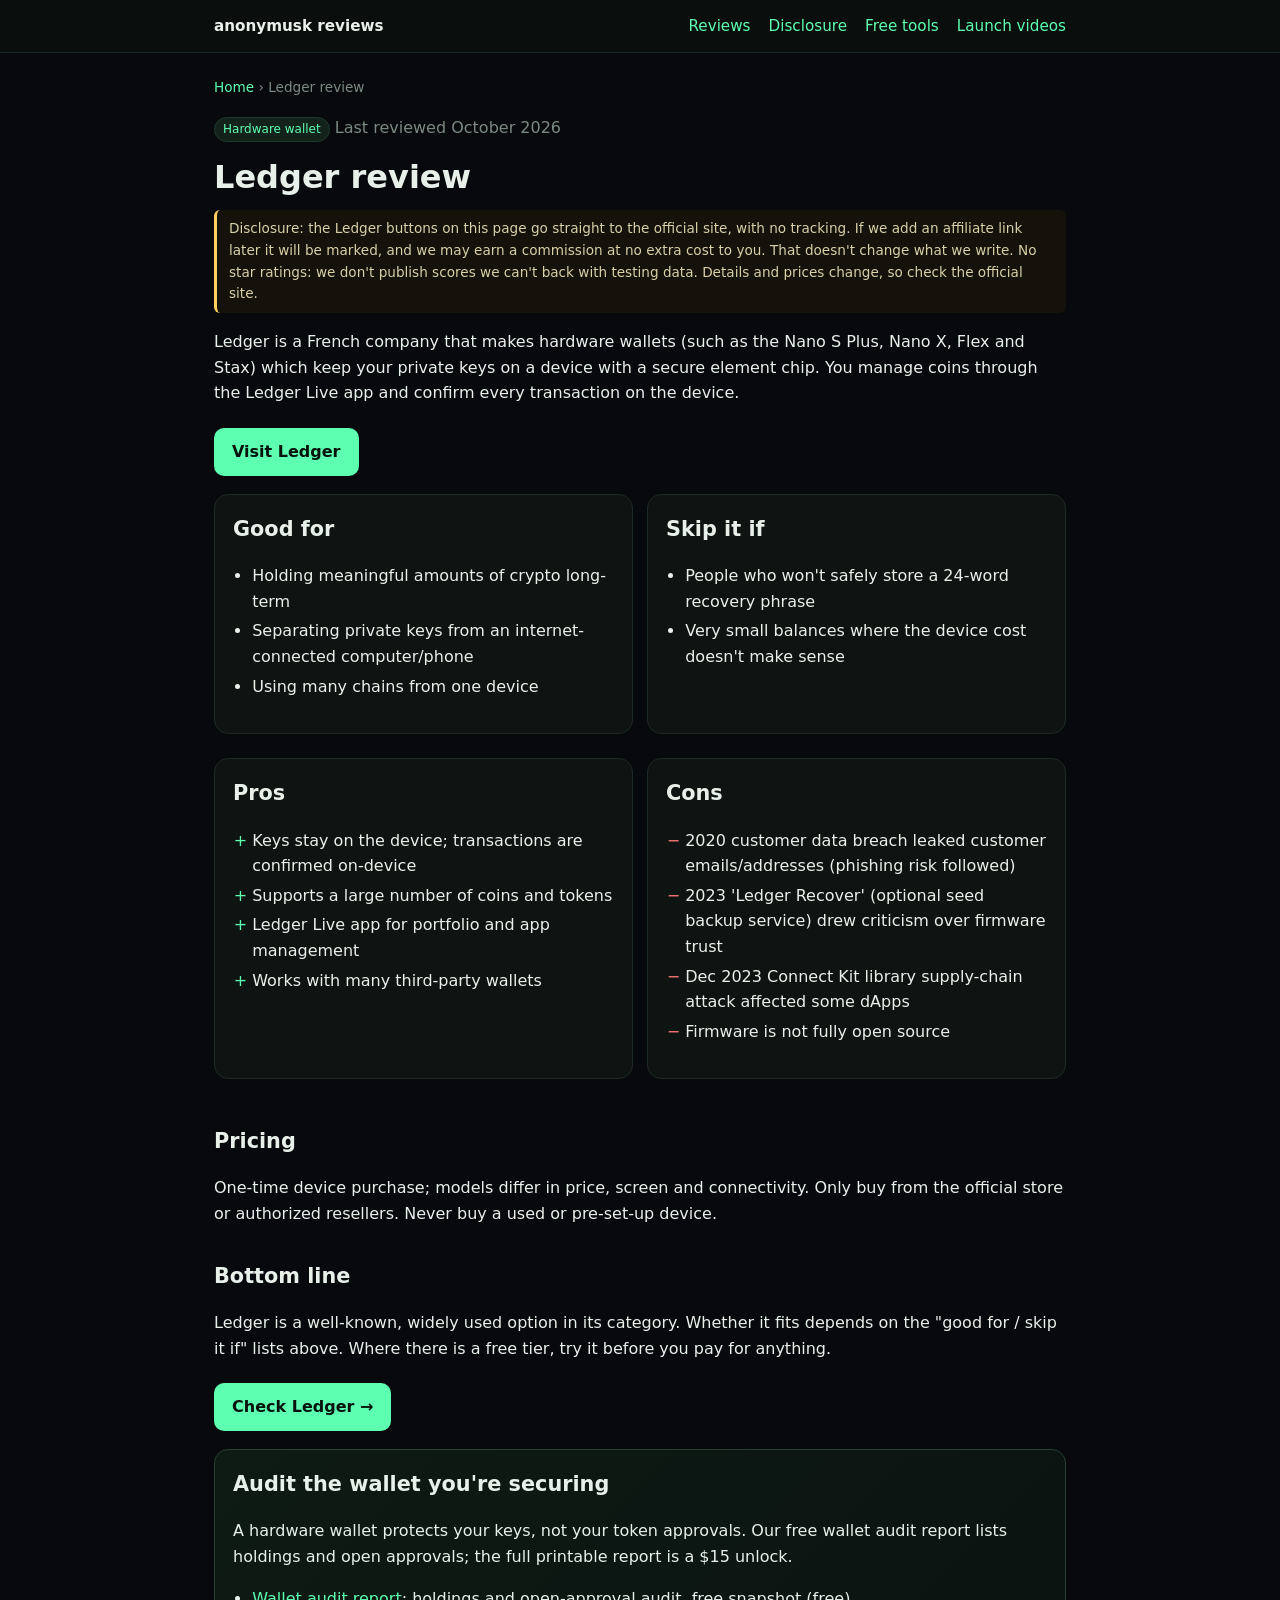
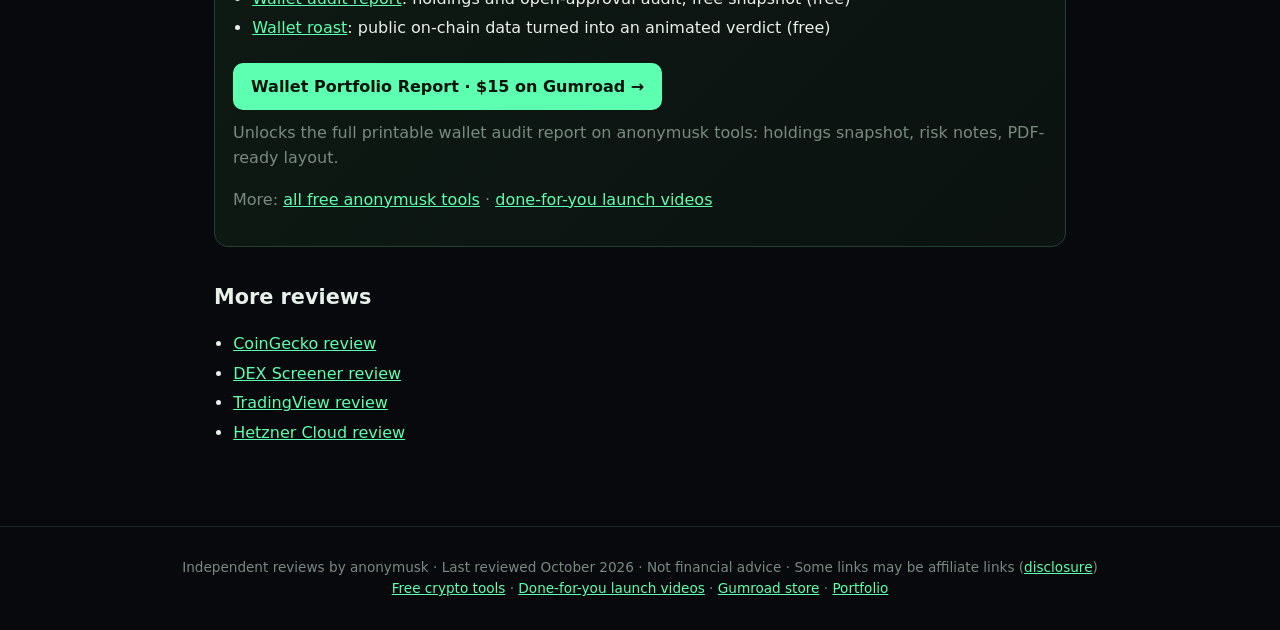
<file: ledger.html>
<!doctype html><html lang="en"><head><meta charset="utf-8"><meta name="viewport" content="width=device-width,initial-scale=1">
<title>Ledger Hardware Wallet Review (2026): Security, Trade-offs &amp; Controversies</title><meta name="description" content="Honest Ledger review: what a hardware wallet protects against, the Ledger Live app, and the company&#x27;s past incidents."><link rel="canonical" href="https://anonymusk7.github.io/anonymusk-reviews/ledger.html">
<link rel="icon" href="favicon.svg" type="image/svg+xml"><link rel="icon" href="favicon-32.png" sizes="32x32" type="image/png"><link rel="apple-touch-icon" href="apple-touch-icon.png">
<meta property="og:title" content="Ledger Hardware Wallet Review (2026): Security, Trade-offs &amp; Controversies"><meta property="og:description" content="Honest Ledger review: what a hardware wallet protects against, the Ledger Live app, and the company&#x27;s past incidents."><meta property="og:type" content="article"><meta property="og:site_name" content="anonymusk reviews"><meta property="og:url" content="https://anonymusk7.github.io/anonymusk-reviews/ledger.html">
<meta property="og:image" content="https://anonymusk7.github.io/anonymusk-reviews/og-ledger.png"><meta property="og:image:width" content="1200"><meta property="og:image:height" content="630"><meta property="og:image:type" content="image/png"><meta property="og:image:alt" content="Ledger review on anonymusk reviews"><meta property="article:published_time" content="2026-10-17"><meta property="article:modified_time" content="2026-10-17">
<meta name="twitter:card" content="summary_large_image"><meta name="twitter:title" content="Ledger Hardware Wallet Review (2026): Security, Trade-offs &amp; Controversies"><meta name="twitter:description" content="Honest Ledger review: what a hardware wallet protects against, the Ledger Live app, and the company&#x27;s past incidents."><meta name="twitter:image" content="https://anonymusk7.github.io/anonymusk-reviews/og-ledger.png"><meta name="twitter:image:alt" content="Ledger review on anonymusk reviews">
<link rel="stylesheet" href="style.css"><script src="affiliates.js" defer></script><script type="application/ld+json">{"@context": "https://schema.org", "@graph": [{"@type": "Article", "@id": "https://anonymusk7.github.io/anonymusk-reviews/ledger.html#article", "headline": "Ledger Hardware Wallet Review (2026): Security, Trade-offs & Controversies", "description": "Honest Ledger review: what a hardware wallet protects against, the Ledger Live app, and the company's past incidents.", "image": {"@type": "ImageObject", "url": "https://anonymusk7.github.io/anonymusk-reviews/og-ledger.png", "width": 1200, "height": 630}, "datePublished": "2026-10-17", "dateModified": "2026-10-17", "author": {"@type": "Organization", "name": "anonymusk", "url": "https://anonymusk7.github.io/anonymusk-reviews/"}, "publisher": {"@type": "Organization", "@id": "https://anonymusk7.github.io/anonymusk-reviews/#org", "name": "anonymusk", "url": "https://anonymusk7.github.io/anonymusk-reviews/", "logo": {"@type": "ImageObject", "url": "https://anonymusk7.github.io/anonymusk-reviews/logo.png", "width": 512, "height": 512}, "sameAs": ["https://x.com/aloo51523593330", "https://github.com/anonymusk7"]}, "mainEntityOfPage": {"@type": "WebPage", "@id": "https://anonymusk7.github.io/anonymusk-reviews/ledger.html"}, "about": {"@type": "Product", "name": "Ledger", "url": "https://www.ledger.com/"}, "inLanguage": "en"}, {"@type": "BreadcrumbList", "itemListElement": [{"@type": "ListItem", "position": 1, "name": "Home", "item": "https://anonymusk7.github.io/anonymusk-reviews/"}, {"@type": "ListItem", "position": 2, "name": "Ledger review", "item": "https://anonymusk7.github.io/anonymusk-reviews/ledger.html"}]}]}</script></head><body>
<a class="skip" href="#main">Skip to content</a>
<header class="top"><nav aria-label="Main"><a class="brand" href="./">anonymusk reviews</a><a href="./#reviews">Reviews</a><a href="disclosure.html">Disclosure</a><a href="https://anonymusk7.github.io/anonymusk-tools/">Free tools</a><a href="https://anonymusk7.github.io/anonymusk-tools/service.html">Launch videos</a></nav></header>
<main id="main"><nav class="crumbs" aria-label="Breadcrumb"><a href="./">Home</a> › <span aria-current="page">Ledger review</span></nav>
<p><span class="tag">Hardware wallet</span> <span class="muted">Last reviewed October 2026</span></p>
<h1>Ledger review</h1>
<p class="disclose">Disclosure: the Ledger buttons on this page go straight to the official site, with no tracking. If we add an affiliate link later it will be marked, and we may earn a commission at no extra cost to you. That doesn't change what we write. No star ratings: we don't publish scores we can't back with testing data. Details and prices change, so check the official site.</p>
<p>Ledger is a French company that makes hardware wallets (such as the Nano S Plus, Nano X, Flex and Stax) which keep your private keys on a device with a secure element chip. You manage coins through the Ledger Live app and confirm every transaction on the device.</p><a class="btn" data-aff="ledger" href="https://www.ledger.com/" rel="noopener" target="_blank">Visit Ledger<span class="sr-only"> (opens in new tab)</span></a>
<div class="cols"><div class="card"><h2>Good for</h2><ul><li>Holding meaningful amounts of crypto long-term</li><li>Separating private keys from an internet-connected computer/phone</li><li>Using many chains from one device</li></ul></div>
<div class="card"><h2>Skip it if</h2><ul><li>People who won&#x27;t safely store a 24-word recovery phrase</li><li>Very small balances where the device cost doesn&#x27;t make sense</li></ul></div></div>
<div class="cols"><div class="card pro"><h2>Pros</h2><ul><li>Keys stay on the device; transactions are confirmed on-device</li><li>Supports a large number of coins and tokens</li><li>Ledger Live app for portfolio and app management</li><li>Works with many third-party wallets</li></ul></div>
<div class="card con"><h2>Cons</h2><ul><li>2020 customer data breach leaked customer emails/addresses (phishing risk followed)</li><li>2023 &#x27;Ledger Recover&#x27; (optional seed backup service) drew criticism over firmware trust</li><li>Dec 2023 Connect Kit library supply-chain attack affected some dApps</li><li>Firmware is not fully open source</li></ul></div></div>
<h2>Pricing</h2><p>One-time device purchase; models differ in price, screen and connectivity. Only buy from the official store or authorized resellers. Never buy a used or pre-set-up device.</p>
<h2>Bottom line</h2><p>Ledger is a well-known, widely used option in its category. Whether it fits depends on the "good for / skip it if" lists above. Where there is a free tier, try it before you pay for anything.</p>
<a class="btn" data-aff="ledger" href="https://www.ledger.com/" rel="noopener" target="_blank">Check Ledger →<span class="sr-only"> (opens in new tab)</span></a>
<div class="card cta"><h2>Audit the wallet you&#x27;re securing</h2><p>A hardware wallet protects your keys, not your token approvals. Our free wallet audit report lists holdings and open approvals; the full printable report is a $15 unlock.</p>
<ul><li><a href="https://anonymusk7.github.io/anonymusk-tools/report.html">Wallet audit report</a>: holdings and open-approval audit, free snapshot (free)</li><li><a href="https://anonymusk7.github.io/anonymusk-tools/roast.html">Wallet roast</a>: public on-chain data turned into an animated verdict (free)</li></ul><div class="prod"><a class="btn" href="https://anonymusk.gumroad.com/l/ubplh">Wallet Portfolio Report · $15 on Gumroad →</a><p class="muted">Unlocks the full printable wallet audit report on anonymusk tools: holdings snapshot, risk notes, PDF-ready layout.</p></div>
<p class="muted">More: <a href="https://anonymusk7.github.io/anonymusk-tools/">all free anonymusk tools</a> · <a href="https://anonymusk7.github.io/anonymusk-tools/service.html">done-for-you launch videos</a></p></div><h2>More reviews</h2><ul><li><a href="coingecko.html">CoinGecko review</a></li><li><a href="dexscreener.html">DEX Screener review</a></li><li><a href="tradingview.html">TradingView review</a></li><li><a href="hetzner.html">Hetzner Cloud review</a></li></ul></main>
<footer>Independent reviews by anonymusk · Last reviewed October 2026 · Not financial advice · Some links may be affiliate links (<a href="disclosure.html">disclosure</a>)<br>
<a href="https://anonymusk7.github.io/anonymusk-tools/">Free crypto tools</a> · <a href="https://anonymusk7.github.io/anonymusk-tools/service.html">Done-for-you launch videos</a> · <a href="https://anonymusk.gumroad.com/">Gumroad store</a> · <a href="https://anonymusk7.github.io/anonymusk/">Portfolio</a></footer></body></html>
</file>
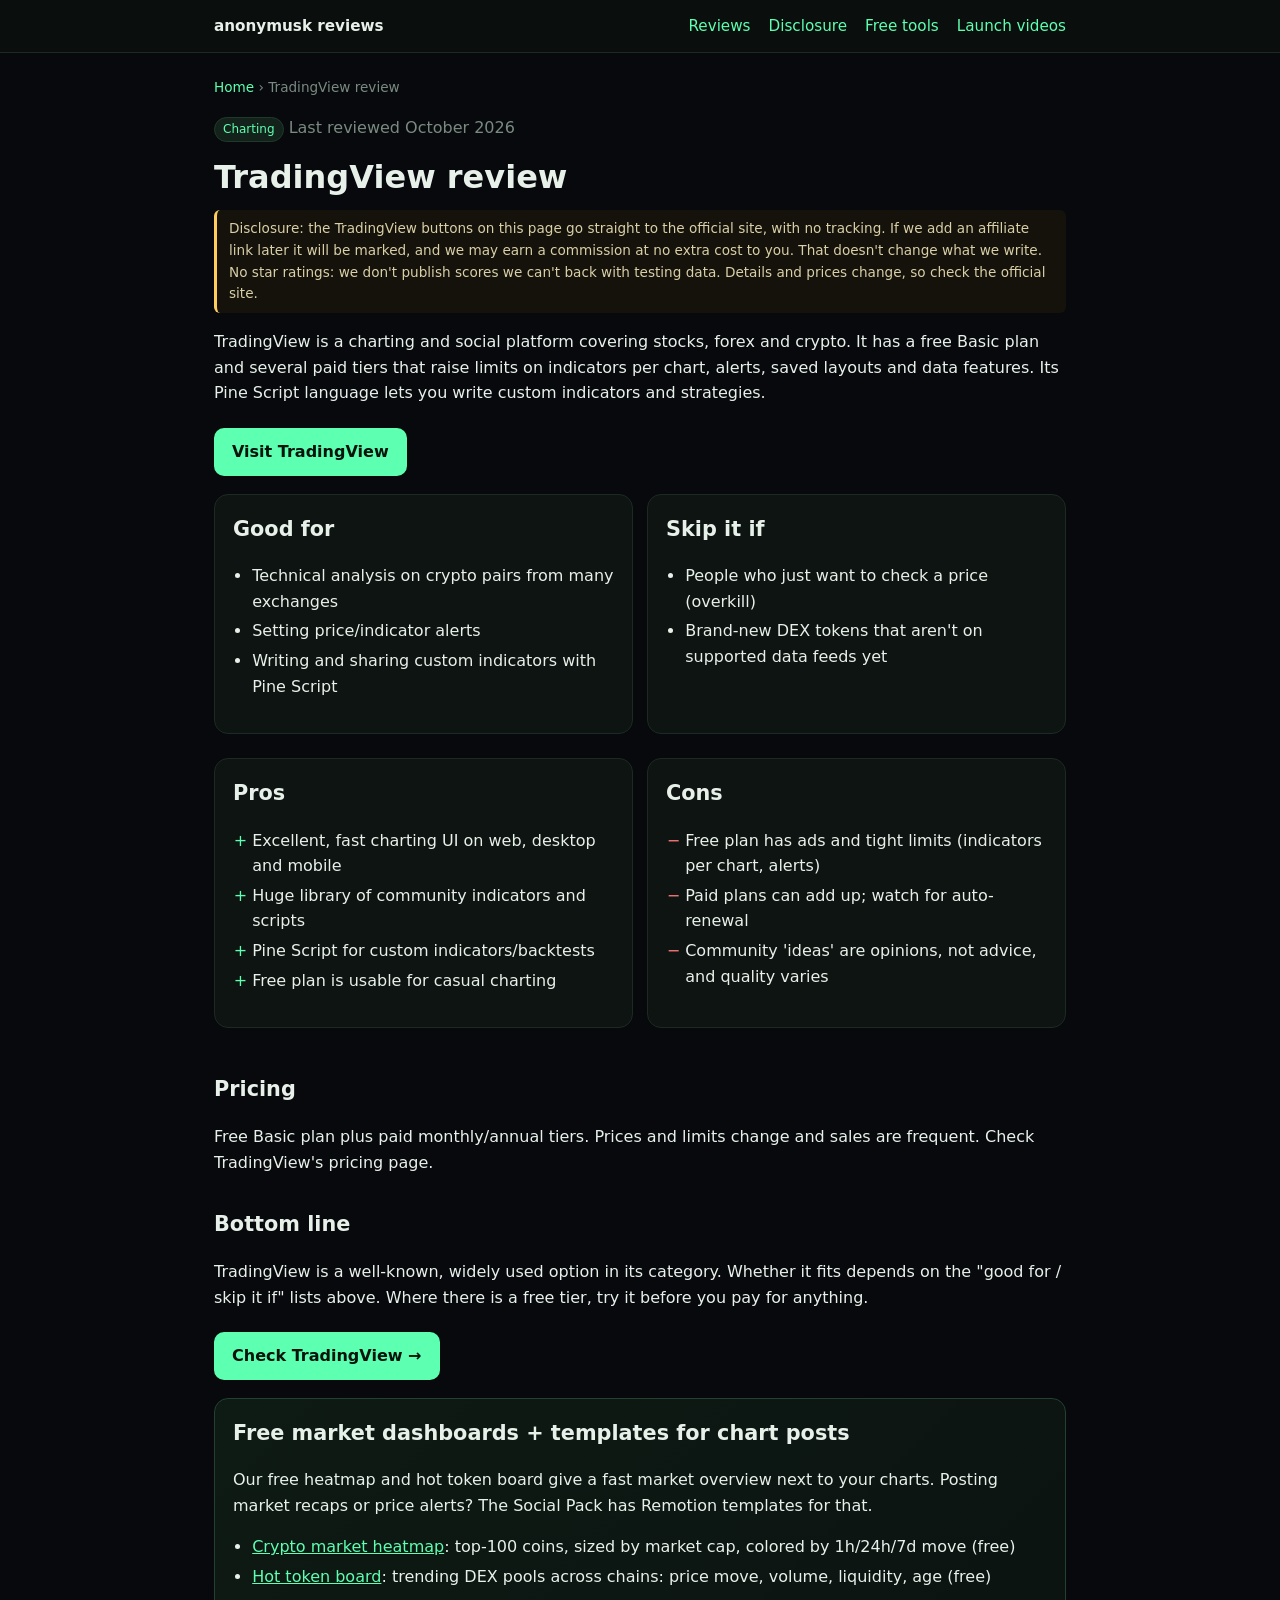
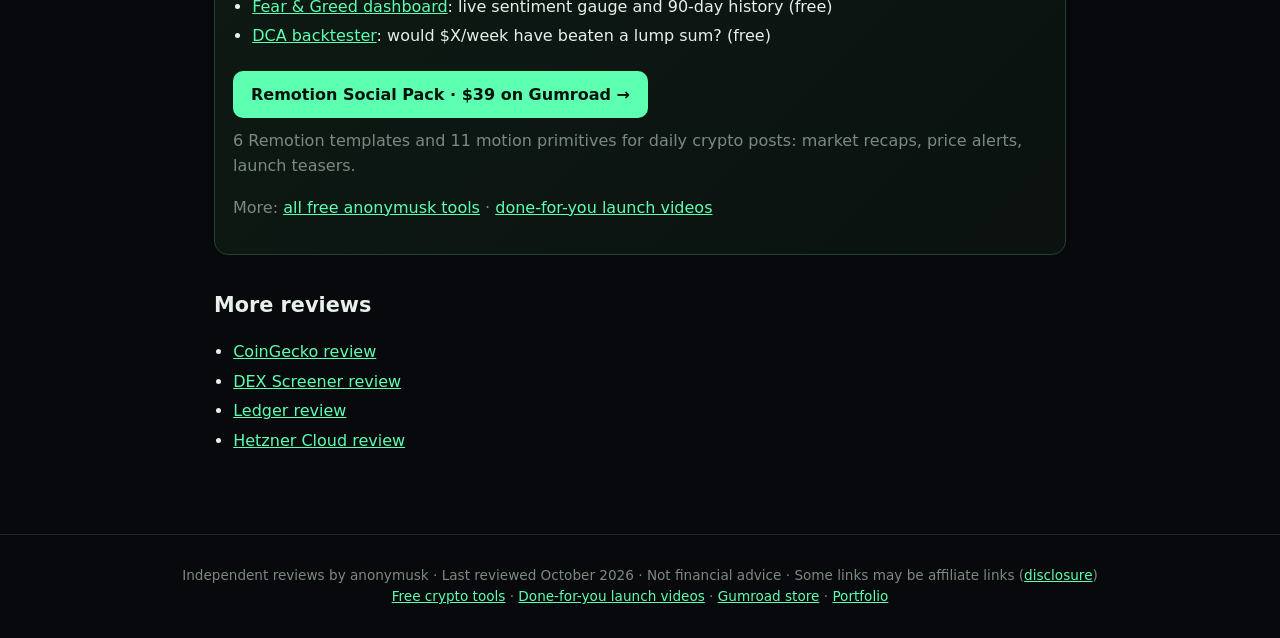
<file: tradingview.html>
<!doctype html><html lang="en"><head><meta charset="utf-8"><meta name="viewport" content="width=device-width,initial-scale=1">
<title>TradingView Review (2026): Is the Free Plan Enough for Crypto Charting?</title><meta name="description" content="Honest TradingView review for crypto traders: free vs paid plans, Pine Script, alerts, and limits."><link rel="canonical" href="https://anonymusk7.github.io/anonymusk-reviews/tradingview.html">
<link rel="icon" href="favicon.svg" type="image/svg+xml"><link rel="icon" href="favicon-32.png" sizes="32x32" type="image/png"><link rel="apple-touch-icon" href="apple-touch-icon.png">
<meta property="og:title" content="TradingView Review (2026): Is the Free Plan Enough for Crypto Charting?"><meta property="og:description" content="Honest TradingView review for crypto traders: free vs paid plans, Pine Script, alerts, and limits."><meta property="og:type" content="article"><meta property="og:site_name" content="anonymusk reviews"><meta property="og:url" content="https://anonymusk7.github.io/anonymusk-reviews/tradingview.html">
<meta property="og:image" content="https://anonymusk7.github.io/anonymusk-reviews/og-tradingview.png"><meta property="og:image:width" content="1200"><meta property="og:image:height" content="630"><meta property="og:image:type" content="image/png"><meta property="og:image:alt" content="TradingView review on anonymusk reviews"><meta property="article:published_time" content="2026-10-17"><meta property="article:modified_time" content="2026-10-17">
<meta name="twitter:card" content="summary_large_image"><meta name="twitter:title" content="TradingView Review (2026): Is the Free Plan Enough for Crypto Charting?"><meta name="twitter:description" content="Honest TradingView review for crypto traders: free vs paid plans, Pine Script, alerts, and limits."><meta name="twitter:image" content="https://anonymusk7.github.io/anonymusk-reviews/og-tradingview.png"><meta name="twitter:image:alt" content="TradingView review on anonymusk reviews">
<link rel="stylesheet" href="style.css"><script src="affiliates.js" defer></script><script type="application/ld+json">{"@context": "https://schema.org", "@graph": [{"@type": "Article", "@id": "https://anonymusk7.github.io/anonymusk-reviews/tradingview.html#article", "headline": "TradingView Review (2026): Is the Free Plan Enough for Crypto Charting?", "description": "Honest TradingView review for crypto traders: free vs paid plans, Pine Script, alerts, and limits.", "image": {"@type": "ImageObject", "url": "https://anonymusk7.github.io/anonymusk-reviews/og-tradingview.png", "width": 1200, "height": 630}, "datePublished": "2026-10-17", "dateModified": "2026-10-17", "author": {"@type": "Organization", "name": "anonymusk", "url": "https://anonymusk7.github.io/anonymusk-reviews/"}, "publisher": {"@type": "Organization", "@id": "https://anonymusk7.github.io/anonymusk-reviews/#org", "name": "anonymusk", "url": "https://anonymusk7.github.io/anonymusk-reviews/", "logo": {"@type": "ImageObject", "url": "https://anonymusk7.github.io/anonymusk-reviews/logo.png", "width": 512, "height": 512}, "sameAs": ["https://x.com/aloo51523593330", "https://github.com/anonymusk7"]}, "mainEntityOfPage": {"@type": "WebPage", "@id": "https://anonymusk7.github.io/anonymusk-reviews/tradingview.html"}, "about": {"@type": "SoftwareApplication", "name": "TradingView", "url": "https://www.tradingview.com/"}, "inLanguage": "en"}, {"@type": "BreadcrumbList", "itemListElement": [{"@type": "ListItem", "position": 1, "name": "Home", "item": "https://anonymusk7.github.io/anonymusk-reviews/"}, {"@type": "ListItem", "position": 2, "name": "TradingView review", "item": "https://anonymusk7.github.io/anonymusk-reviews/tradingview.html"}]}]}</script></head><body>
<a class="skip" href="#main">Skip to content</a>
<header class="top"><nav aria-label="Main"><a class="brand" href="./">anonymusk reviews</a><a href="./#reviews">Reviews</a><a href="disclosure.html">Disclosure</a><a href="https://anonymusk7.github.io/anonymusk-tools/">Free tools</a><a href="https://anonymusk7.github.io/anonymusk-tools/service.html">Launch videos</a></nav></header>
<main id="main"><nav class="crumbs" aria-label="Breadcrumb"><a href="./">Home</a> › <span aria-current="page">TradingView review</span></nav>
<p><span class="tag">Charting</span> <span class="muted">Last reviewed October 2026</span></p>
<h1>TradingView review</h1>
<p class="disclose">Disclosure: the TradingView buttons on this page go straight to the official site, with no tracking. If we add an affiliate link later it will be marked, and we may earn a commission at no extra cost to you. That doesn't change what we write. No star ratings: we don't publish scores we can't back with testing data. Details and prices change, so check the official site.</p>
<p>TradingView is a charting and social platform covering stocks, forex and crypto. It has a free Basic plan and several paid tiers that raise limits on indicators per chart, alerts, saved layouts and data features. Its Pine Script language lets you write custom indicators and strategies.</p><a class="btn" data-aff="tradingview" href="https://www.tradingview.com/" rel="noopener" target="_blank">Visit TradingView<span class="sr-only"> (opens in new tab)</span></a>
<div class="cols"><div class="card"><h2>Good for</h2><ul><li>Technical analysis on crypto pairs from many exchanges</li><li>Setting price/indicator alerts</li><li>Writing and sharing custom indicators with Pine Script</li></ul></div>
<div class="card"><h2>Skip it if</h2><ul><li>People who just want to check a price (overkill)</li><li>Brand-new DEX tokens that aren&#x27;t on supported data feeds yet</li></ul></div></div>
<div class="cols"><div class="card pro"><h2>Pros</h2><ul><li>Excellent, fast charting UI on web, desktop and mobile</li><li>Huge library of community indicators and scripts</li><li>Pine Script for custom indicators/backtests</li><li>Free plan is usable for casual charting</li></ul></div>
<div class="card con"><h2>Cons</h2><ul><li>Free plan has ads and tight limits (indicators per chart, alerts)</li><li>Paid plans can add up; watch for auto-renewal</li><li>Community &#x27;ideas&#x27; are opinions, not advice, and quality varies</li></ul></div></div>
<h2>Pricing</h2><p>Free Basic plan plus paid monthly/annual tiers. Prices and limits change and sales are frequent. Check TradingView&#x27;s pricing page.</p>
<h2>Bottom line</h2><p>TradingView is a well-known, widely used option in its category. Whether it fits depends on the "good for / skip it if" lists above. Where there is a free tier, try it before you pay for anything.</p>
<a class="btn" data-aff="tradingview" href="https://www.tradingview.com/" rel="noopener" target="_blank">Check TradingView →<span class="sr-only"> (opens in new tab)</span></a>
<div class="card cta"><h2>Free market dashboards + templates for chart posts</h2><p>Our free heatmap and hot token board give a fast market overview next to your charts. Posting market recaps or price alerts? The Social Pack has Remotion templates for that.</p>
<ul><li><a href="https://anonymusk7.github.io/anonymusk-tools/crypto-heatmap.html">Crypto market heatmap</a>: top-100 coins, sized by market cap, colored by 1h/24h/7d move (free)</li><li><a href="https://anonymusk7.github.io/anonymusk-tools/trending.html">Hot token board</a>: trending DEX pools across chains: price move, volume, liquidity, age (free)</li><li><a href="https://anonymusk7.github.io/anonymusk-tools/fear-greed.html">Fear &amp; Greed dashboard</a>: live sentiment gauge and 90-day history (free)</li><li><a href="https://anonymusk7.github.io/anonymusk-tools/dca-backtester.html">DCA backtester</a>: would $X/week have beaten a lump sum? (free)</li></ul><div class="prod"><a class="btn" href="https://anonymusk.gumroad.com/l/jwpkty">Remotion Social Pack · $39 on Gumroad →</a><p class="muted">6 Remotion templates and 11 motion primitives for daily crypto posts: market recaps, price alerts, launch teasers.</p></div>
<p class="muted">More: <a href="https://anonymusk7.github.io/anonymusk-tools/">all free anonymusk tools</a> · <a href="https://anonymusk7.github.io/anonymusk-tools/service.html">done-for-you launch videos</a></p></div><h2>More reviews</h2><ul><li><a href="coingecko.html">CoinGecko review</a></li><li><a href="dexscreener.html">DEX Screener review</a></li><li><a href="ledger.html">Ledger review</a></li><li><a href="hetzner.html">Hetzner Cloud review</a></li></ul></main>
<footer>Independent reviews by anonymusk · Last reviewed October 2026 · Not financial advice · Some links may be affiliate links (<a href="disclosure.html">disclosure</a>)<br>
<a href="https://anonymusk7.github.io/anonymusk-tools/">Free crypto tools</a> · <a href="https://anonymusk7.github.io/anonymusk-tools/service.html">Done-for-you launch videos</a> · <a href="https://anonymusk.gumroad.com/">Gumroad store</a> · <a href="https://anonymusk7.github.io/anonymusk/">Portfolio</a></footer></body></html>
</file>
<file: style.css>
*{box-sizing:border-box}body{margin:0;background:#07090c;color:#e8f0ea;font:16px/1.6 Inter,system-ui,-apple-system,sans-serif}
a{color:#5dffb0}main{max-width:900px;margin:auto;padding:24px}header.top{border-bottom:1px solid #1d2a22;background:#0a0e0c}
header.top nav{max-width:900px;margin:auto;padding:14px 24px;display:flex;gap:18px;flex-wrap:wrap;align-items:center}
header.top .brand{font-weight:800;color:#e8f0ea;text-decoration:none;margin-right:auto}header.top nav a{text-decoration:none;font-size:.95rem}
.skip{position:absolute;left:-9999px;top:8px;background:#5dffb0;color:#04130b;padding:8px 14px;border-radius:8px;font-weight:800;z-index:10}.skip:focus{left:8px}
.sr-only{position:absolute;width:1px;height:1px;padding:0;margin:-1px;overflow:hidden;clip:rect(0,0,0,0);white-space:nowrap;border:0}
h1{font-size:2rem;line-height:1.2;margin:.3em 0}h2{margin-top:1.6em;font-size:1.3rem}.card h2{margin-top:0}.muted{color:#7a8a80}
.crumbs{font-size:.85rem;color:#7a8a80;margin:0 0 6px}.crumbs a{text-decoration:none}
.card{background:#0e1411;border:1px solid #1d2a22;border-radius:14px;padding:18px;margin:12px 0}
.grid{display:grid;grid-template-columns:repeat(auto-fill,minmax(260px,1fr));gap:14px}.grid .card{margin:0}
.card h3{margin:.2em 0}.tag{display:inline-block;font-size:.75rem;padding:2px 8px;border-radius:99px;background:#13221a;color:#5dffb0;border:1px solid #1f3a2b}
.btn{display:inline-block;background:#5dffb0;color:#04130b;font-weight:800;padding:11px 18px;border-radius:10px;text-decoration:none;margin:6px 8px 6px 0}
.btn.alt{background:transparent;color:#5dffb0;border:1px solid #2a4a38}.cols{display:grid;grid-template-columns:1fr 1fr;gap:14px}
@media(max-width:640px){.cols{grid-template-columns:1fr}h1{font-size:1.6rem}}
ul{padding-left:1.2em}li{margin:.25em 0}.pro li::marker{content:"+ ";color:#5dffb0}.con li::marker{content:"− ";color:#ff7a7a}
.disclose{font-size:.85rem;border-left:3px solid #ffcf5d;padding:8px 12px;background:#14120a;border-radius:6px;color:#d9cfa8}
.aff-note{font-size:.7rem;font-weight:600;opacity:.8;margin-left:8px}.cta{background:linear-gradient(135deg,#0e1a14,#0b1210);border:1px solid #24402f}
.prod{margin:10px 0}.prod p{margin:.2em 0 .4em}
footer{text-align:center;padding:30px;color:#7a8a80;font-size:.85rem;border-top:1px solid #1d2a22;margin-top:40px}
</file>
